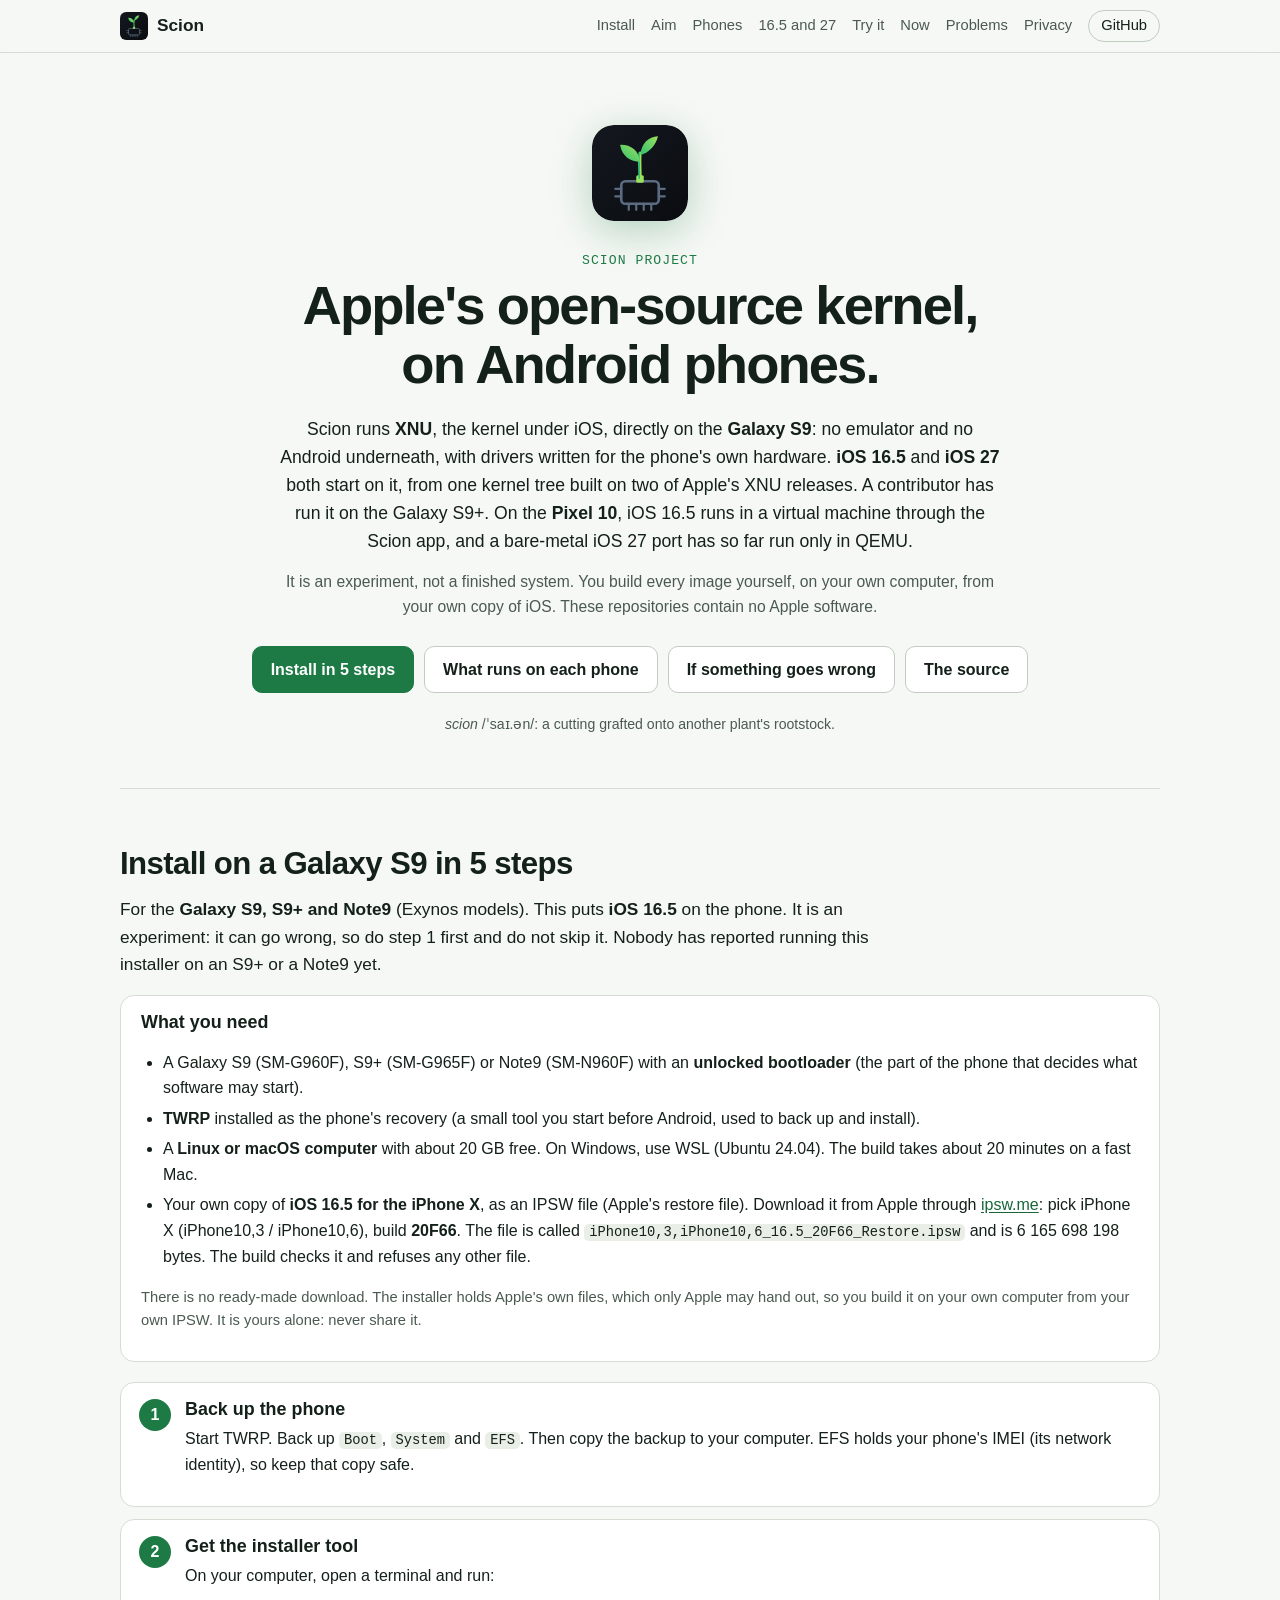
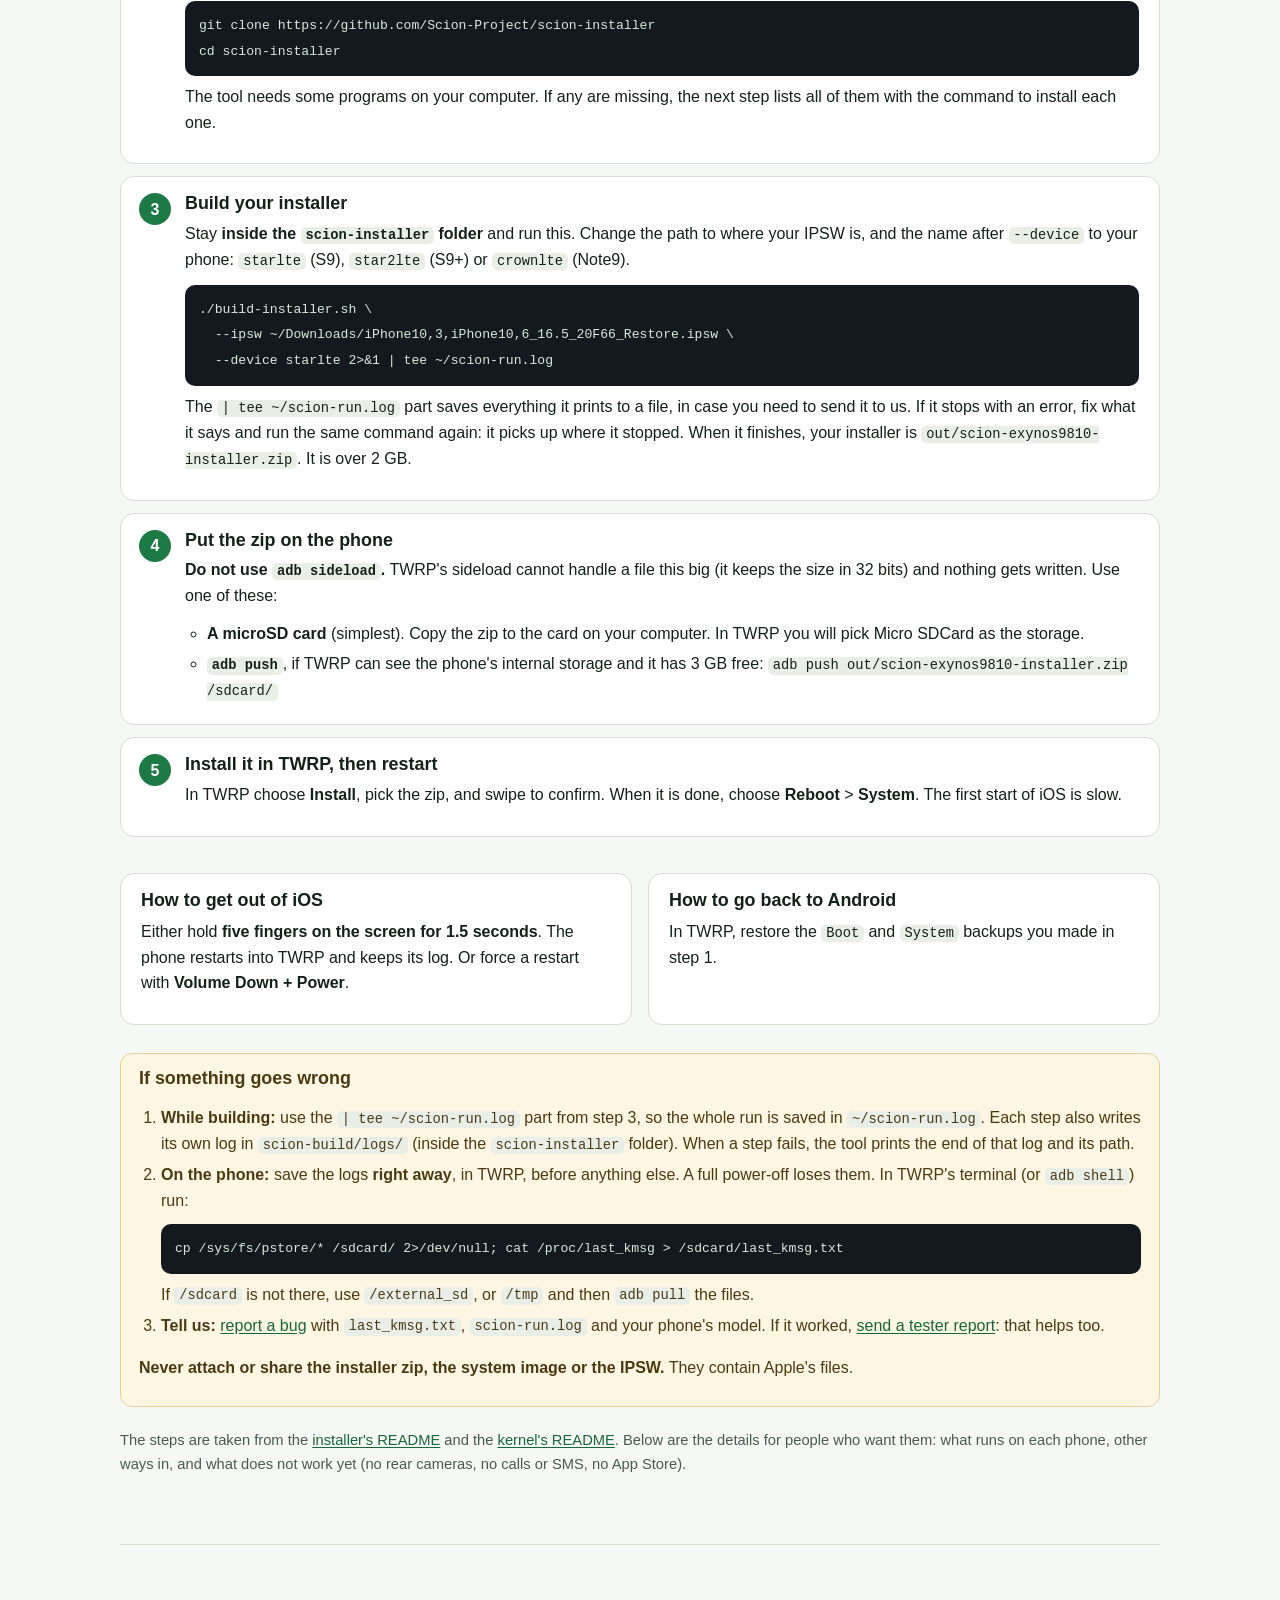
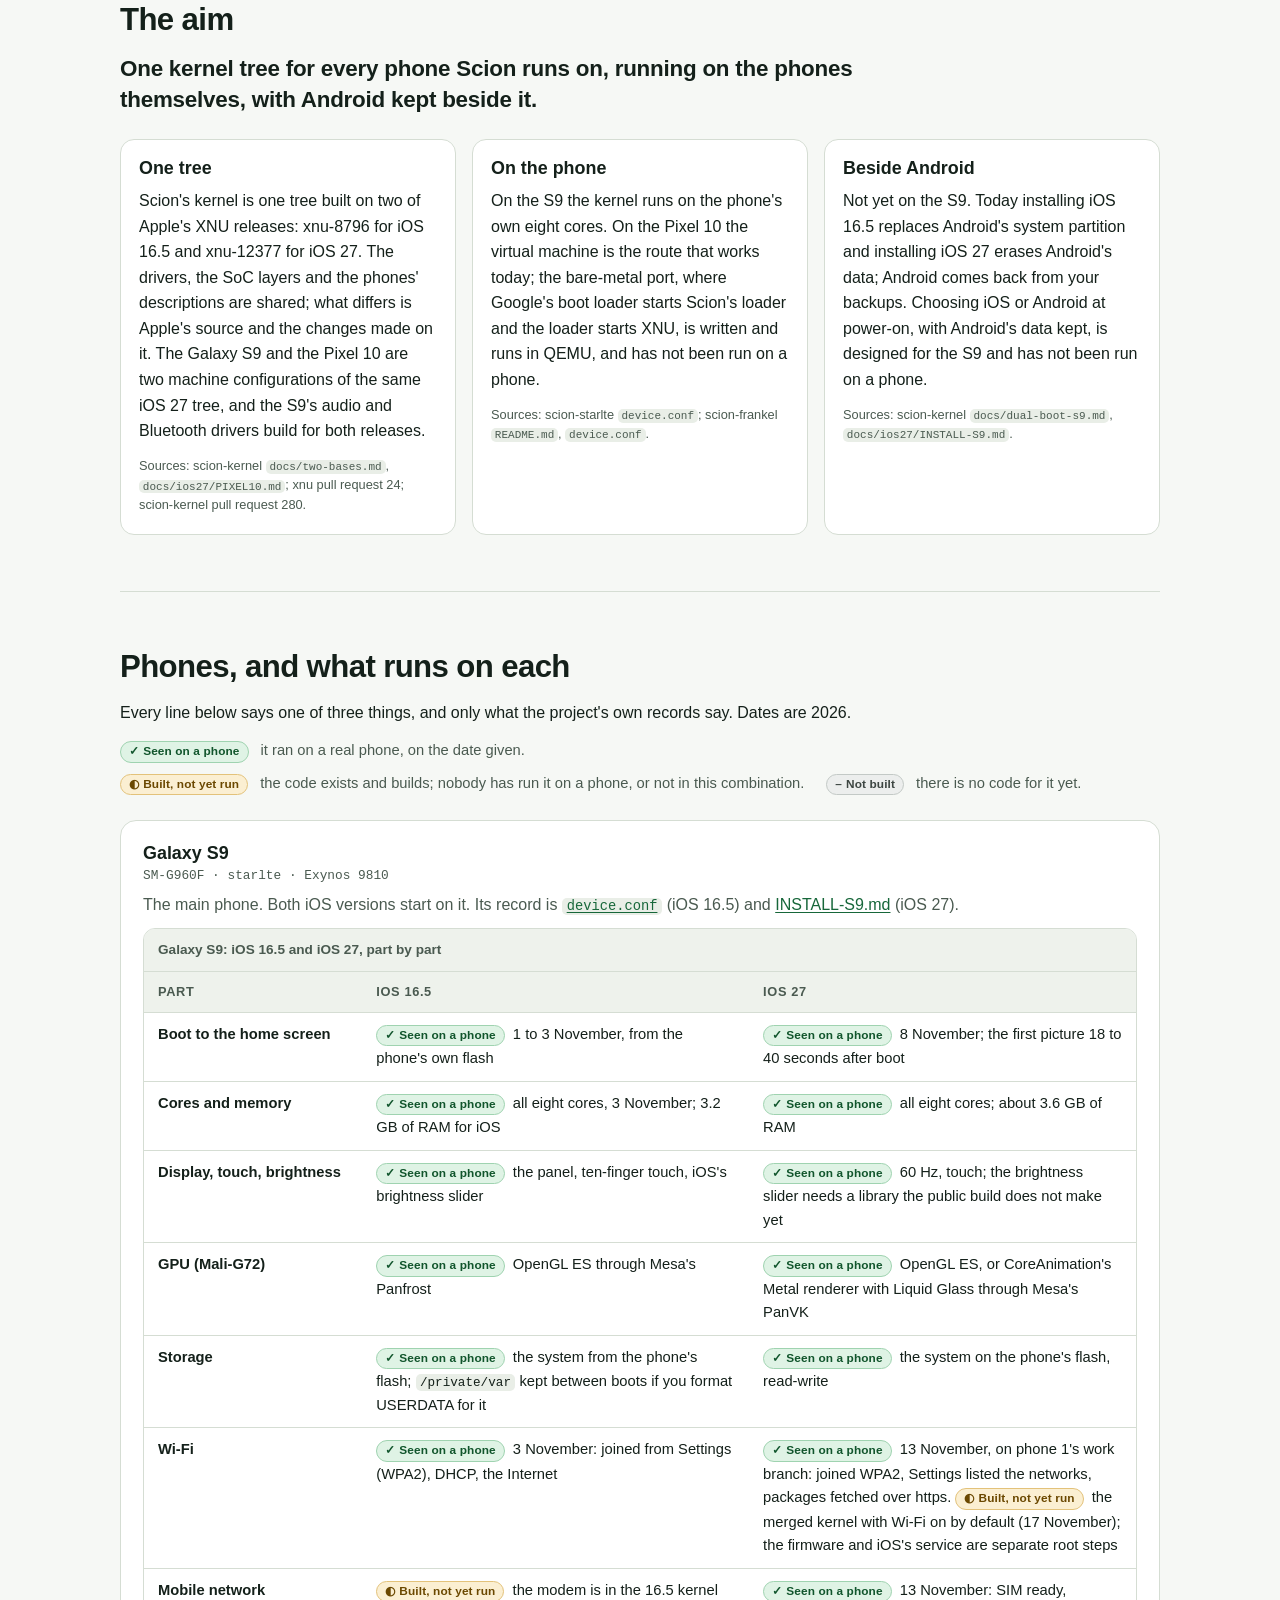
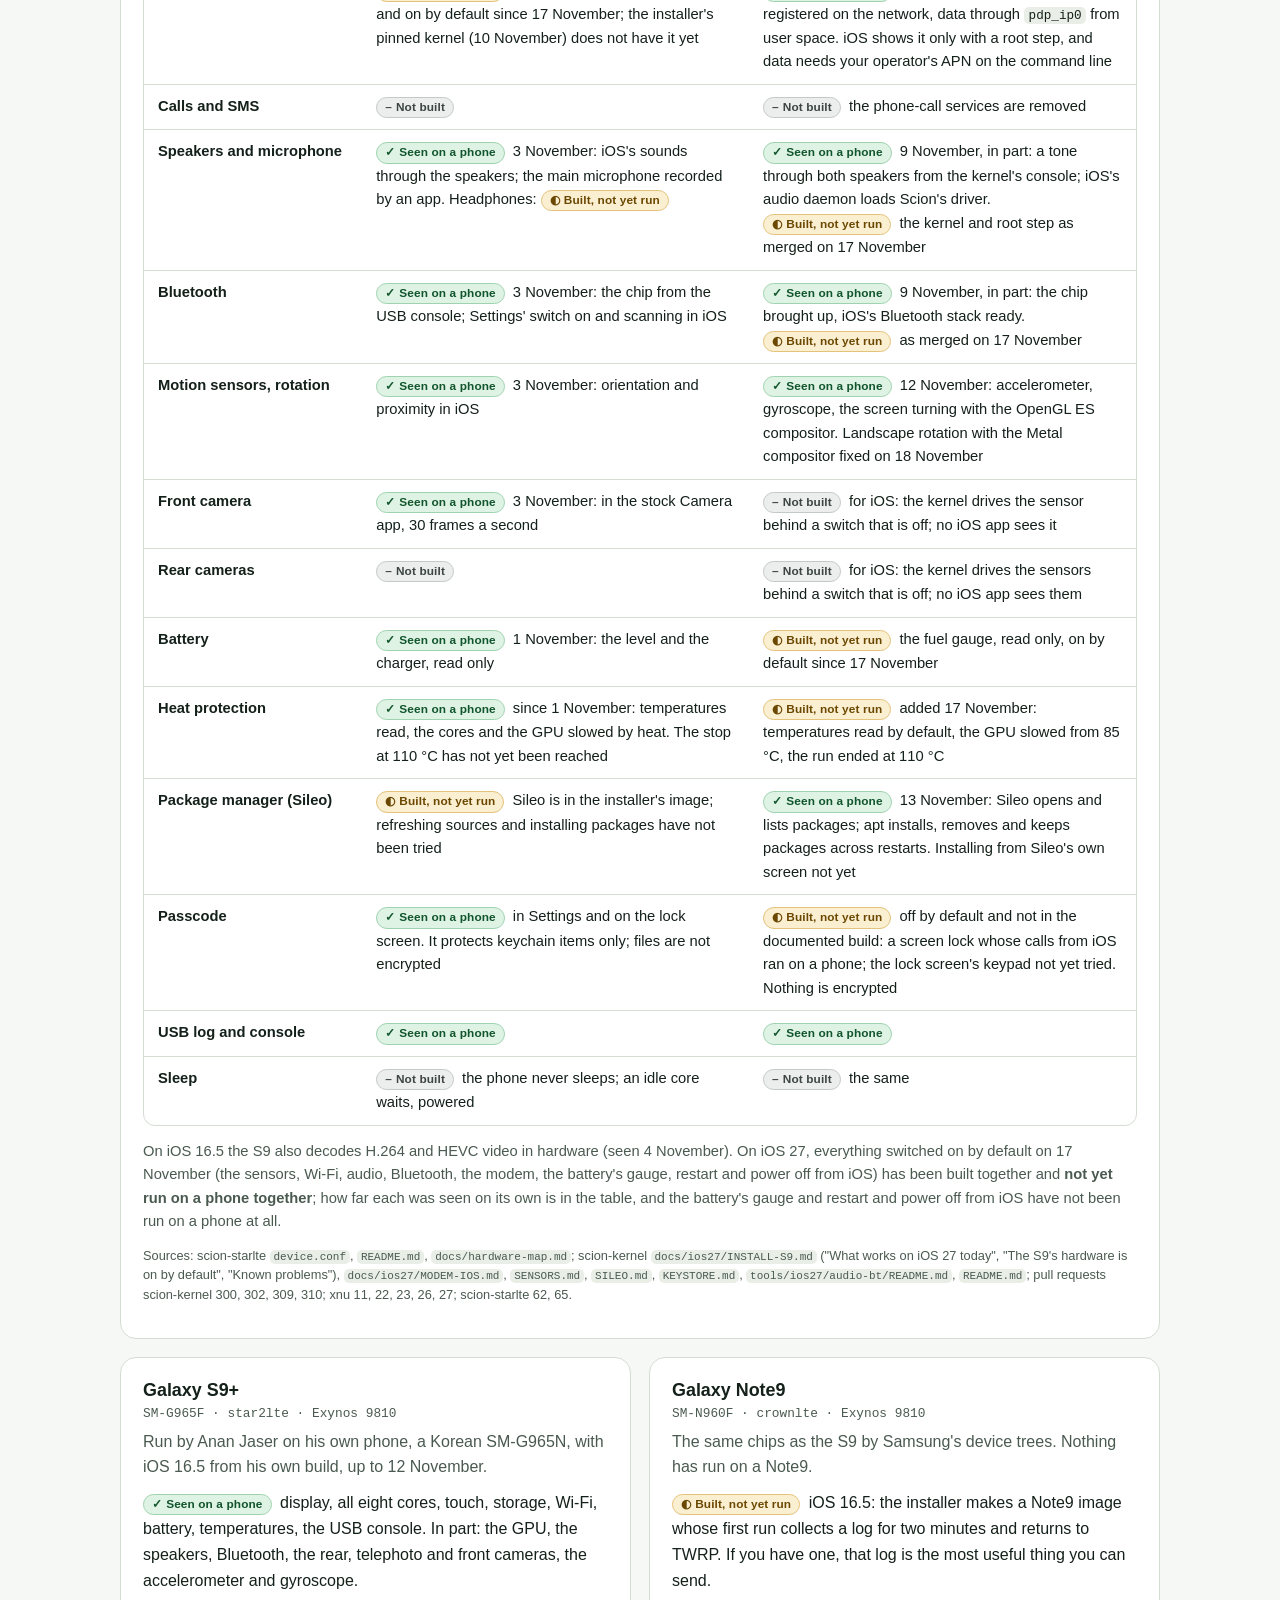
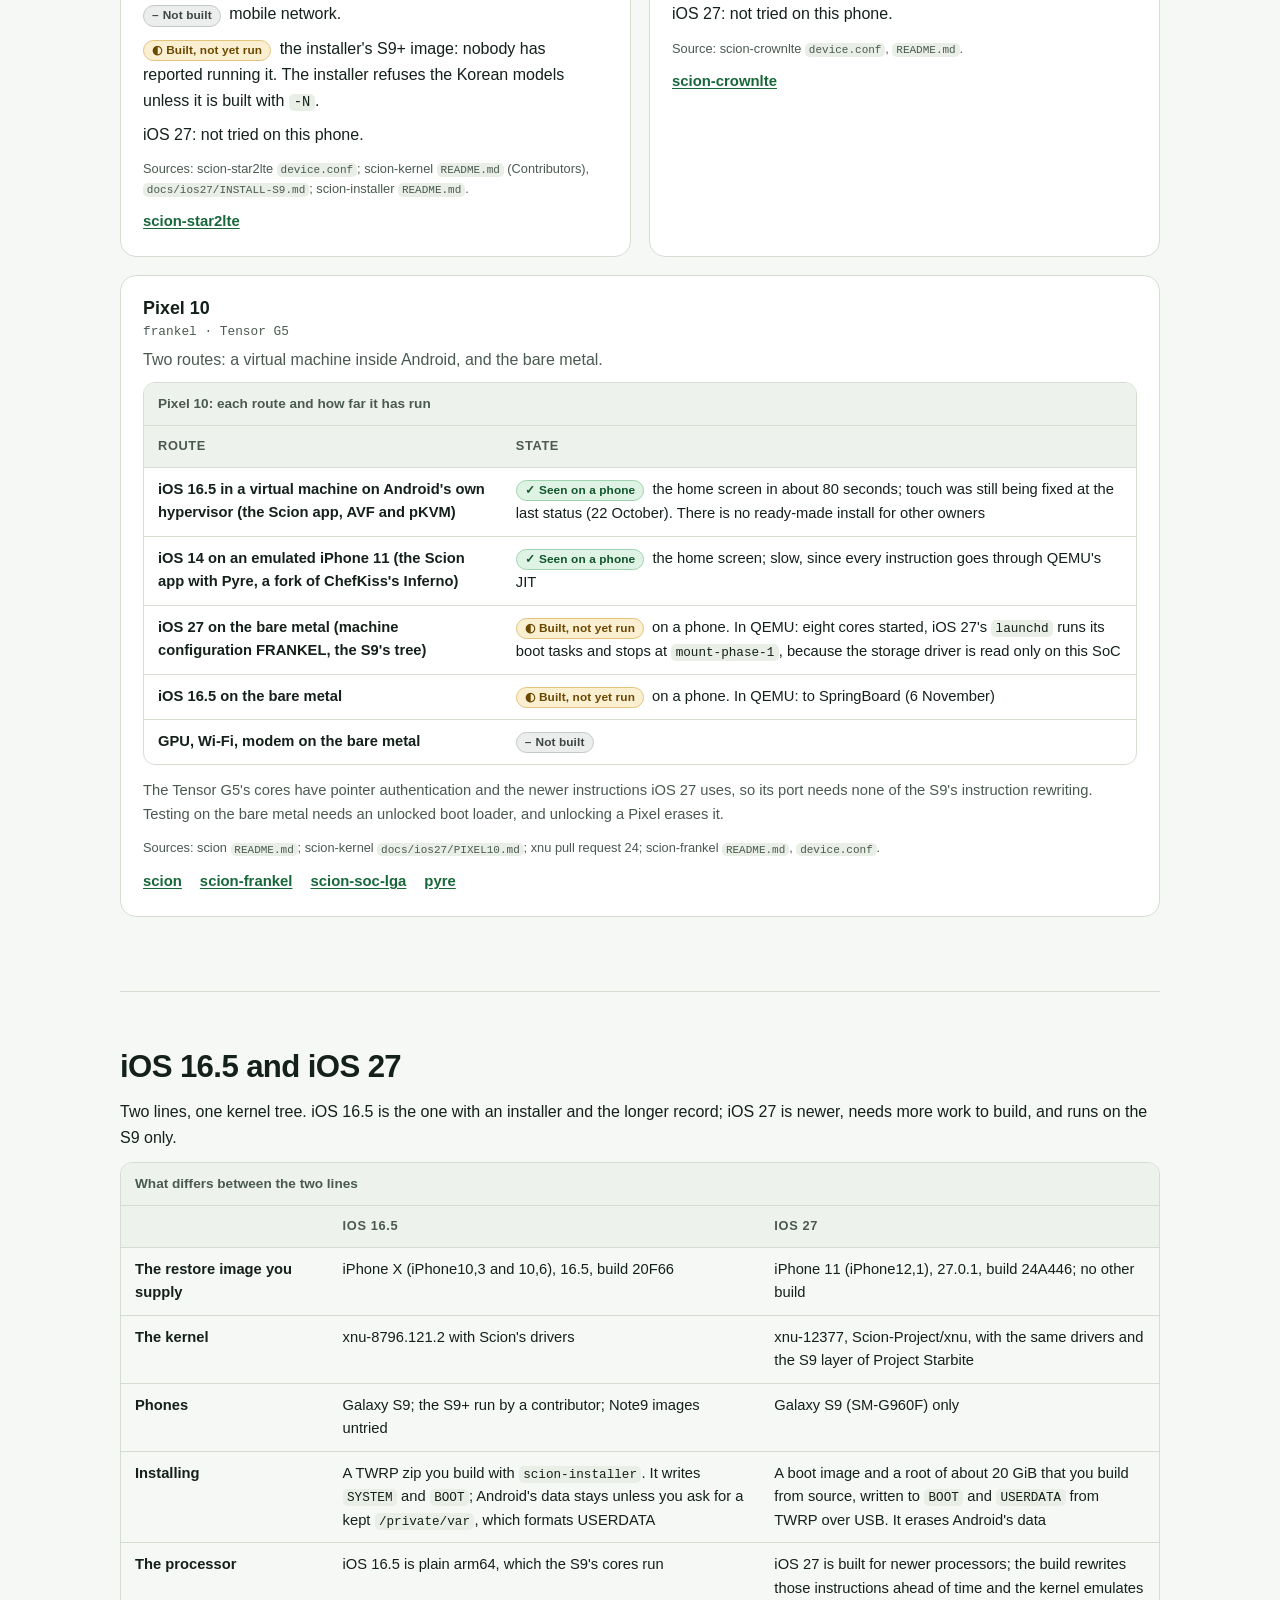
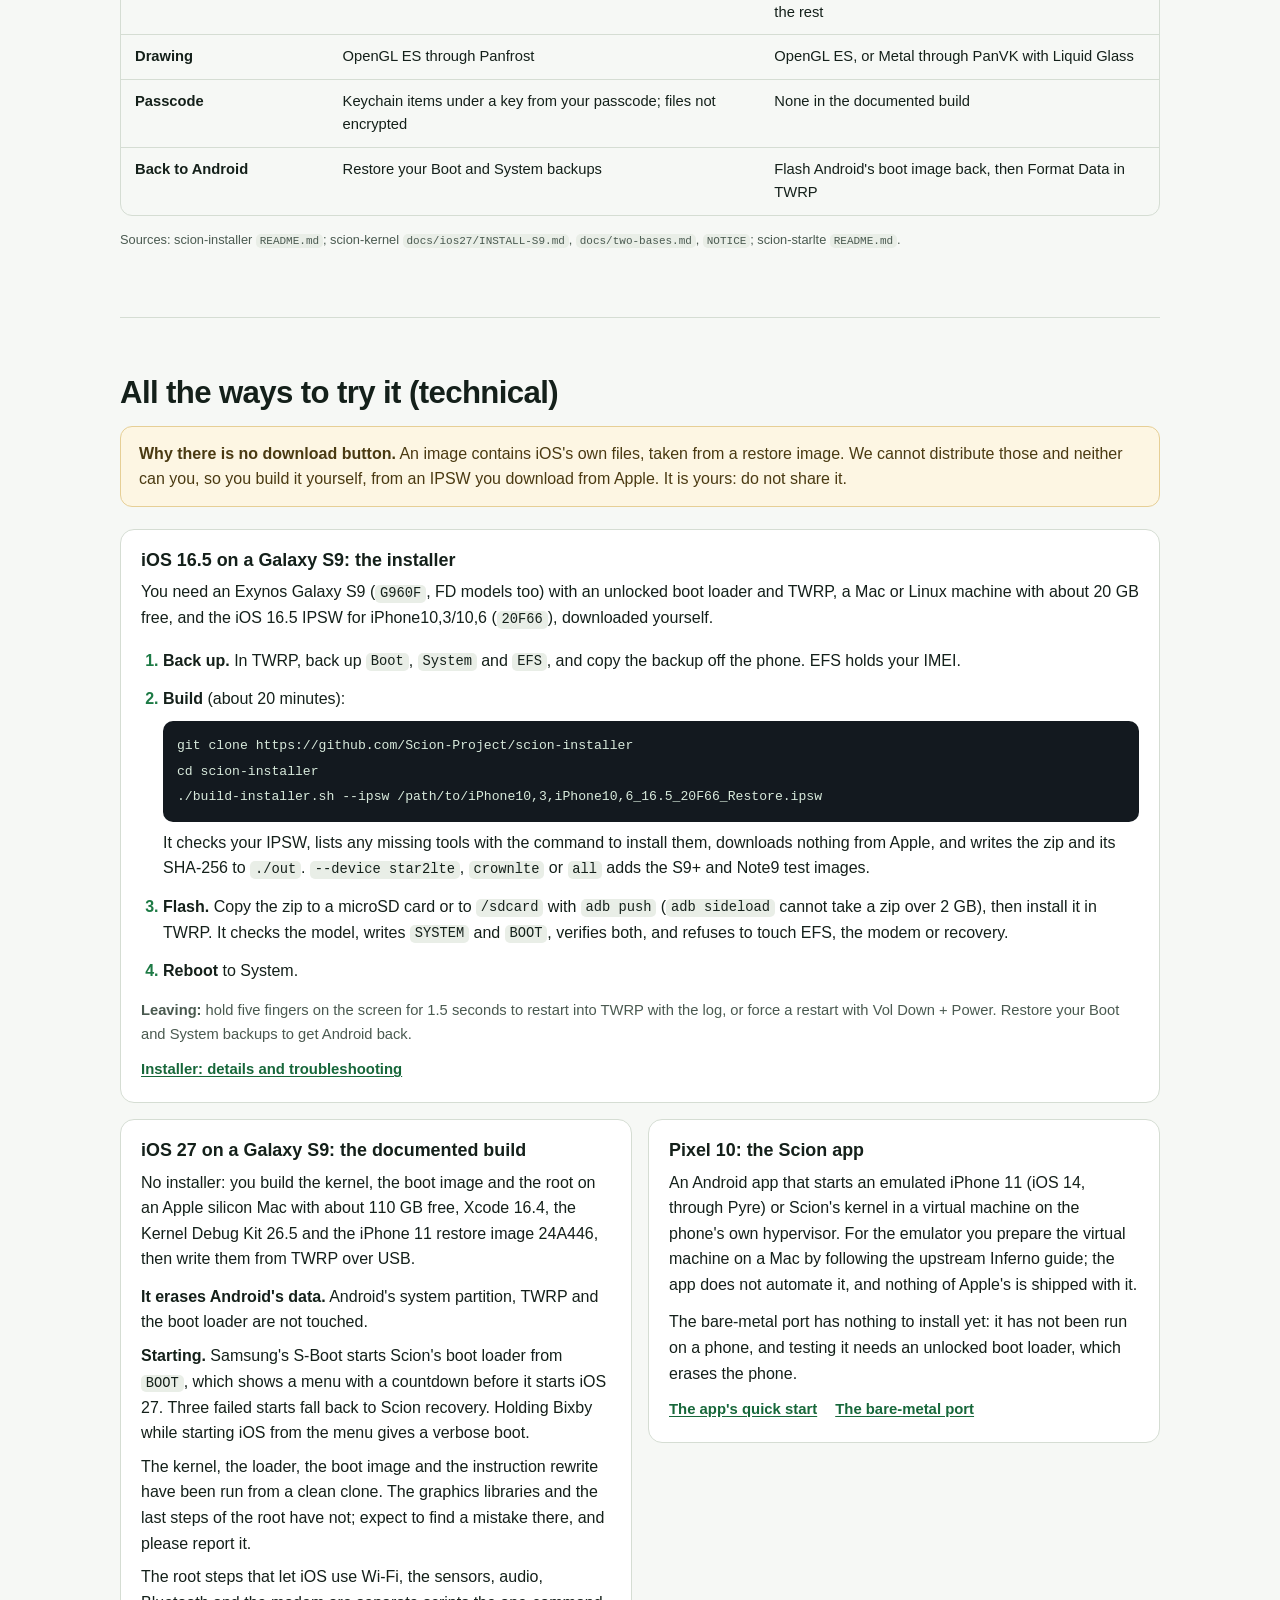
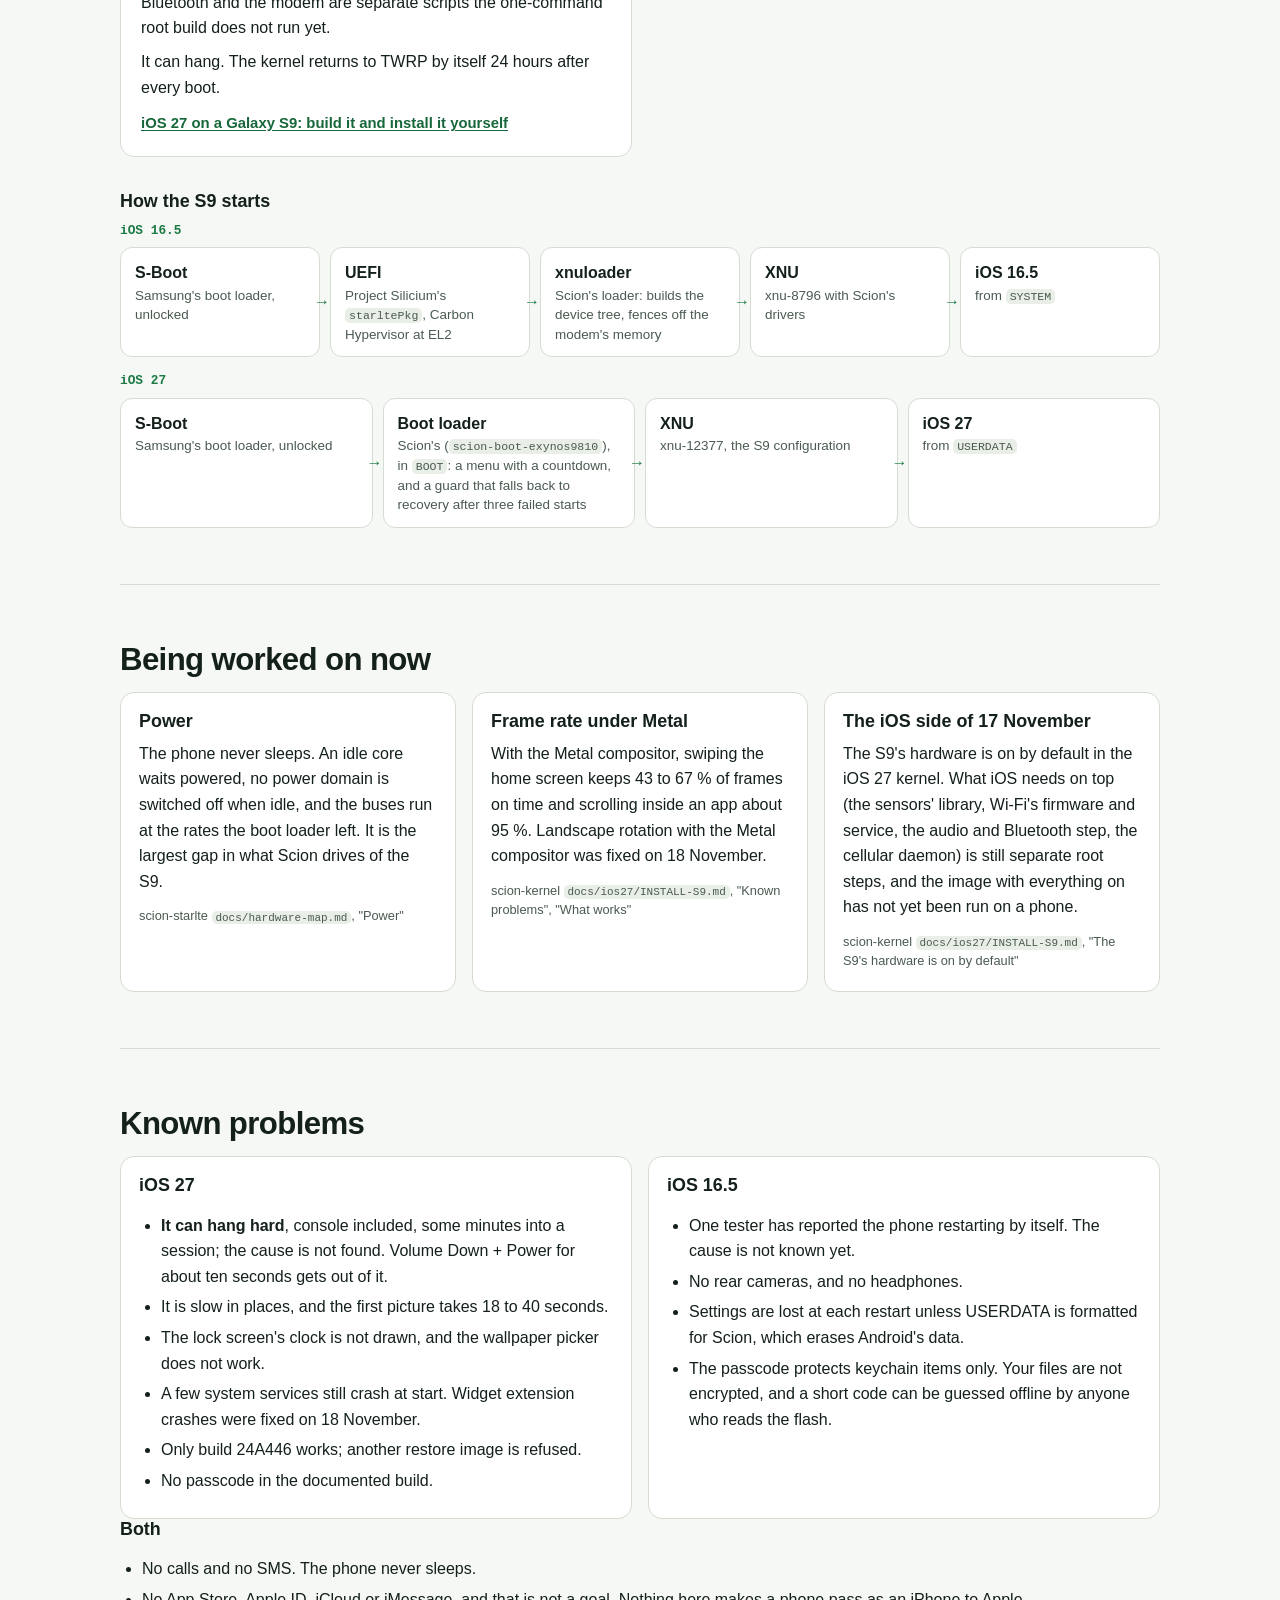
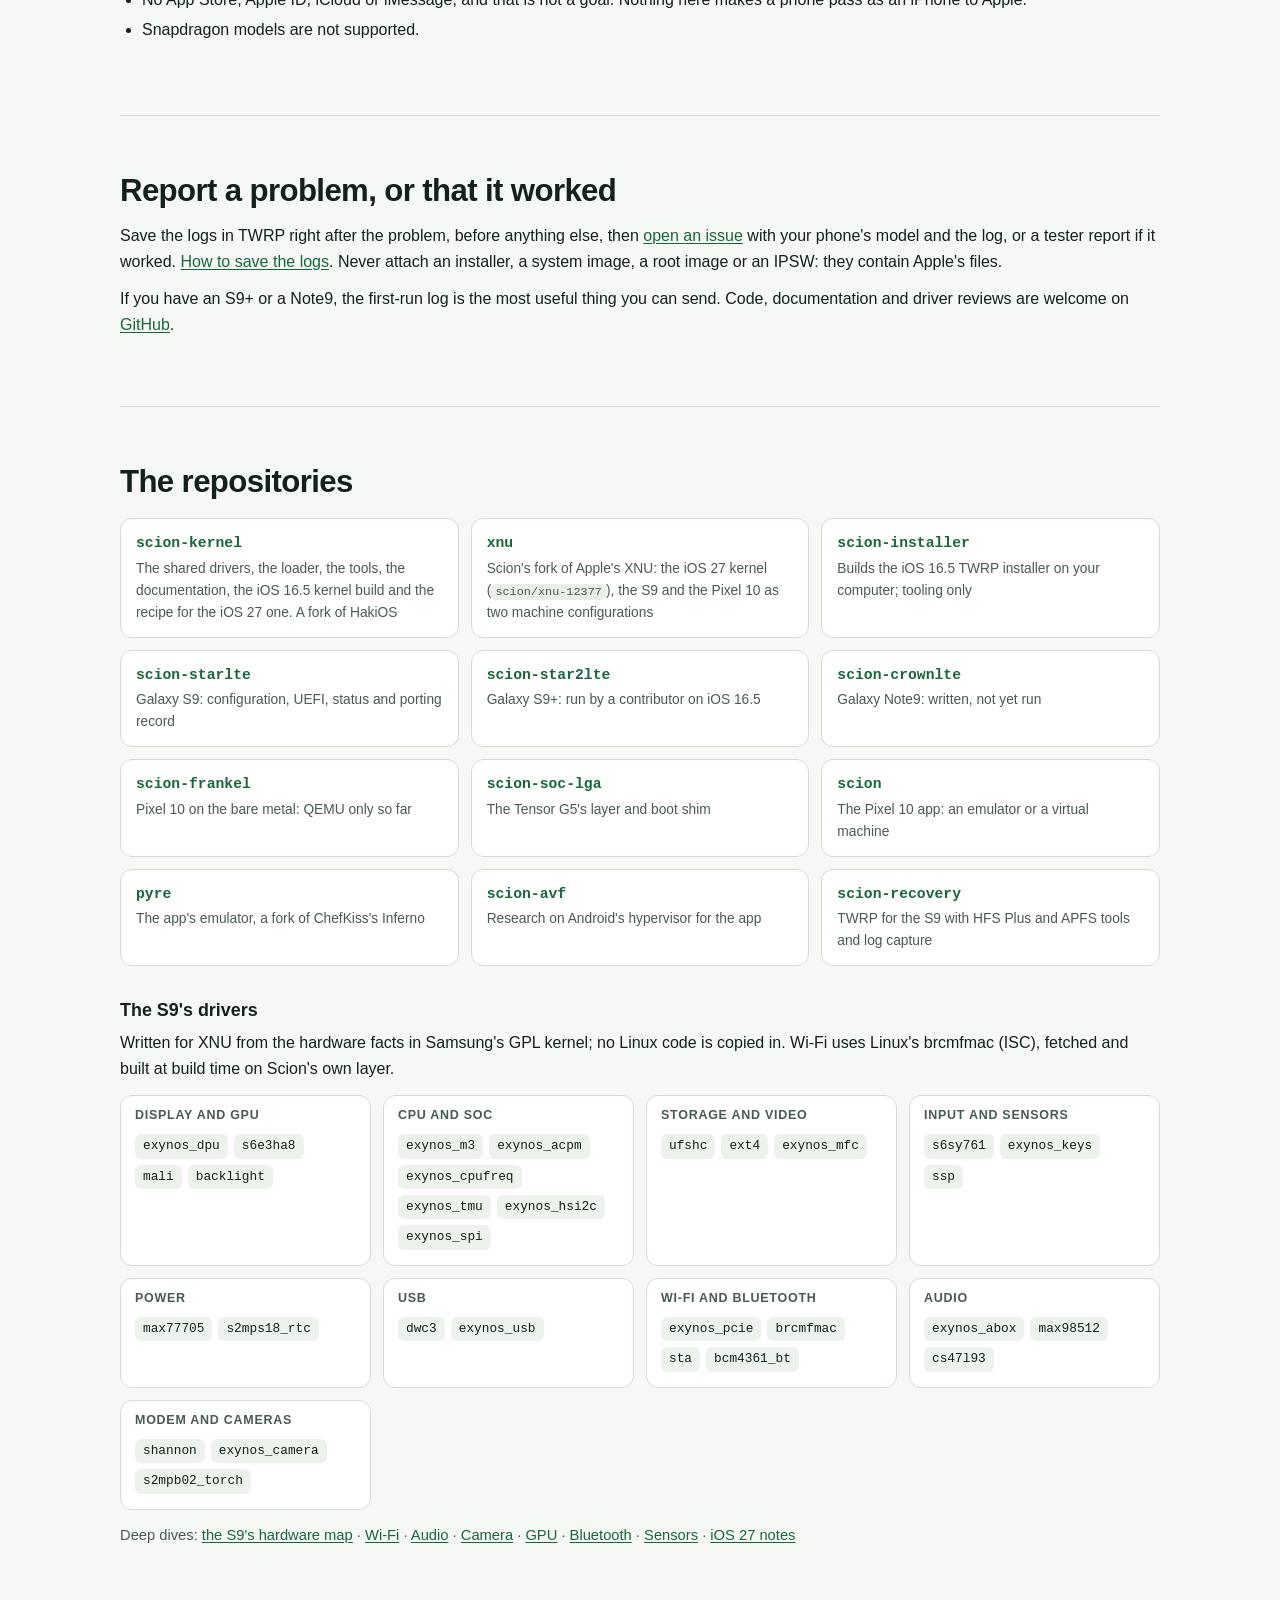
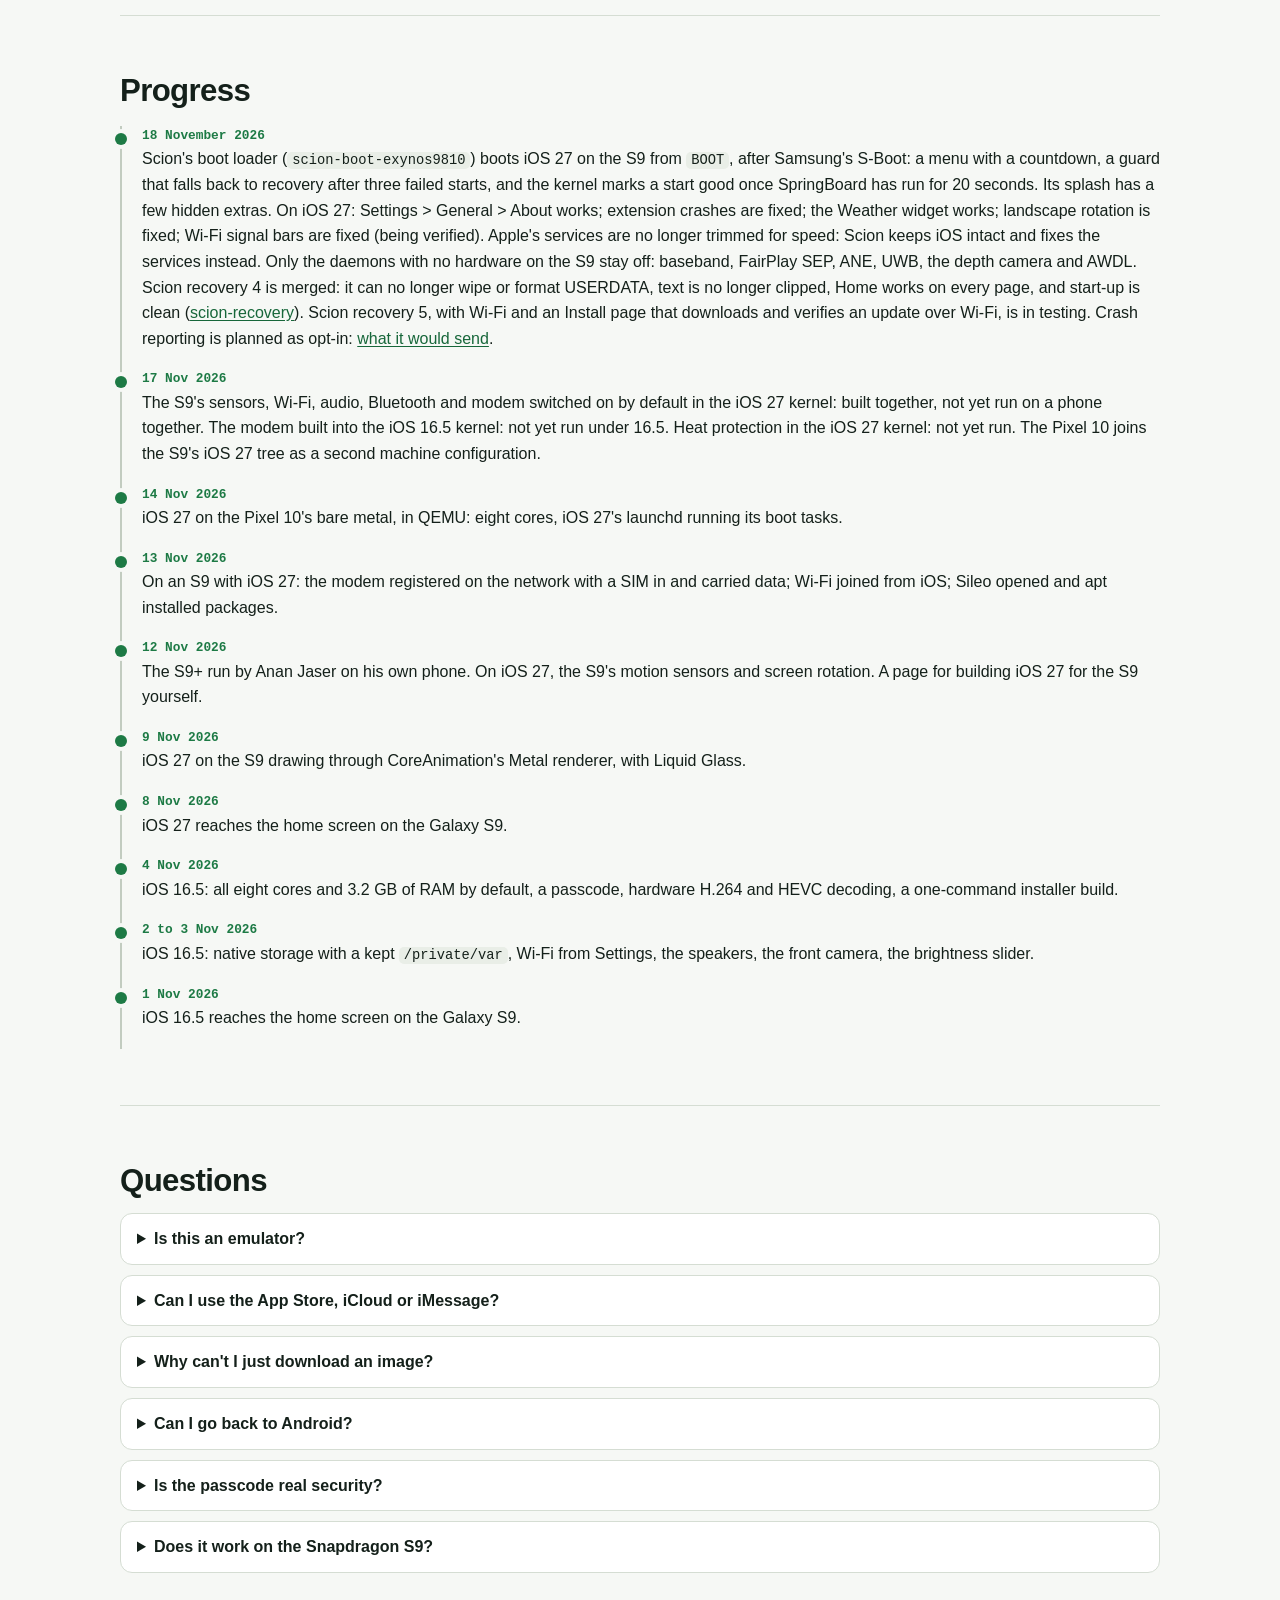
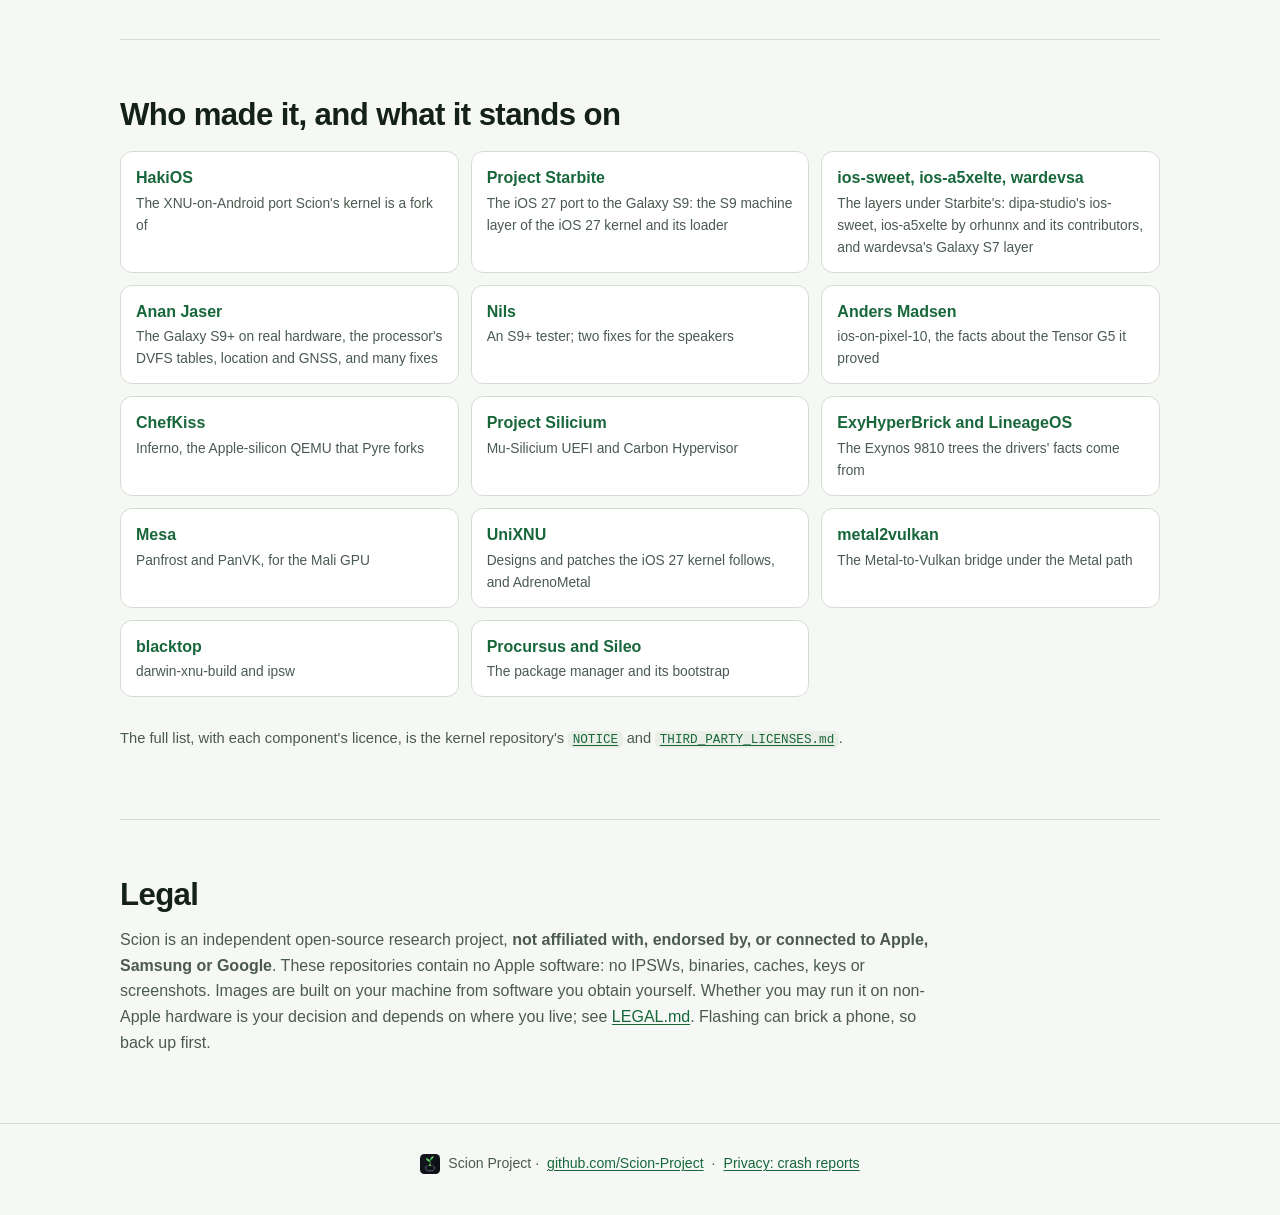
<file: index.html>
<!doctype html>
<!-- SPDX-License-Identifier: MIT-0 -->
<html lang="en">
<head>
<meta charset="utf-8">
<meta name="viewport" content="width=device-width,initial-scale=1">
<title>Scion: Apple's open-source XNU kernel on Android phones</title>
<meta name="description" content="Scion runs Apple's open-source XNU kernel on Android phones, with drivers of its own. iOS 16.5 and iOS 27 start on the Galaxy S9 from one kernel tree; the Pixel 10 runs iOS 16.5 in a virtual machine. Every image is built on your own machine from your own copy of iOS.">
<meta name="color-scheme" content="light dark">
<meta property="og:title" content="Scion Project">
<meta property="og:description" content="Apple's open-source XNU kernel on Android phones: iOS 16.5 and iOS 27 on the Galaxy S9, our own drivers, nothing of Apple's in the repositories.">
<meta property="og:image" content="https://scion-project.github.io/banner.png">
<meta property="og:image:width" content="1600">
<meta property="og:image:height" content="900">
<meta property="og:image:alt" content="Scion: Apple's open-source XNU kernel on Android phones. iOS 16.5 and iOS 27 on the Galaxy S9.">
<meta name="twitter:card" content="summary_large_image">
<meta name="twitter:image" content="https://scion-project.github.io/banner.png">
<meta name="theme-color" content="#f6f8f5" media="(prefers-color-scheme: light)">
<meta name="theme-color" content="#0b0e12" media="(prefers-color-scheme: dark)">
<link rel="icon" href="logo.svg" type="image/svg+xml">
<link rel="stylesheet" href="style.css">
</head>
<body>

<a class="skip" href="#main">Skip to the content</a>

<header class="top">
  <div class="top-in">
    <a class="brand" href="#main"><img src="logo.svg" alt="" width="28" height="28"><span>Scion</span></a>
    <nav aria-label="Sections">
      <a href="#install">Install</a>
      <a href="#aim">Aim</a>
      <a href="#phones">Phones</a>
      <a href="#versions">16.5 and 27</a>
      <a href="#try">Try it</a>
      <a href="#now">Now</a>
      <a href="#problems">Problems</a>
      <a href="privacy.html">Privacy</a>
      <a class="gh" href="https://github.com/Scion-Project">GitHub</a>
    </nav>
  </div>
</header>

<main id="main">

<section class="hero" aria-labelledby="hero-title">
  <img class="hero-logo" src="logo.svg" alt="The Scion logo: a two-leaved shoot grafted onto a chip" width="96" height="96">
  <p class="eyebrow">Scion Project</p>
  <h1 id="hero-title">Apple's open-source kernel, <br>on Android phones.</h1>
  <p class="lede">Scion runs <b>XNU</b>, the kernel under iOS, directly on the <b>Galaxy S9</b>: no emulator and no Android underneath, with drivers written for the phone's own hardware. <b>iOS 16.5</b> and <b>iOS 27</b> both start on it, from one kernel tree built on two of Apple's XNU releases. A contributor has run it on the Galaxy S9+. On the <b>Pixel 10</b>, iOS 16.5 runs in a virtual machine through the Scion app, and a bare-metal iOS 27 port has so far run only in QEMU.</p>
  <p class="lede small">It is an experiment, not a finished system. You build every image yourself, on your own computer, from your own copy of iOS. These repositories contain no Apple software.</p>
  <div class="cta">
    <a class="btn primary" href="#install">Install in 5 steps</a>
    <a class="btn" href="#phones">What runs on each phone</a>
    <a class="btn" href="#help">If something goes wrong</a>
    <a class="btn" href="https://github.com/Scion-Project/scion-kernel">The source</a>
  </div>
  <p class="etym"><i>scion</i> /ˈsaɪ.ən/: a cutting grafted onto another plant's rootstock.</p>
</section>

<section id="install" class="start" aria-labelledby="install-title">
  <h2 id="install-title">Install on a Galaxy S9 in 5 steps</h2>
  <p class="lead-in">For the <b>Galaxy S9, S9+ and Note9</b> (Exynos models). This puts <b>iOS 16.5</b> on the phone. It is an experiment: it can go wrong, so do step 1 first and do not skip it. Nobody has reported running this installer on an S9+ or a Note9 yet.</p>

  <div class="need">
    <h3>What you need</h3>
    <ul>
      <li>A Galaxy S9 (SM-G960F), S9+ (SM-G965F) or Note9 (SM-N960F) with an <b>unlocked bootloader</b> (the part of the phone that decides what software may start).</li>
      <li><b>TWRP</b> installed as the phone's recovery (a small tool you start before Android, used to back up and install).</li>
      <li>A <b>Linux or macOS computer</b> with about 20 GB free. On Windows, use WSL (Ubuntu 24.04). The build takes about 20 minutes on a fast Mac.</li>
      <li>Your own copy of <b>iOS 16.5 for the iPhone X</b>, as an IPSW file (Apple's restore file). Download it from Apple through <a href="https://ipsw.me/iPhone10,3">ipsw.me</a>: pick iPhone X (iPhone10,3 / iPhone10,6), build <b>20F66</b>. The file is called <code>iPhone10,3,iPhone10,6_16.5_20F66_Restore.ipsw</code> and is 6 165 698 198 bytes. The build checks it and refuses any other file.</li>
    </ul>
    <p class="note">There is no ready-made download. The installer holds Apple's own files, which only Apple may hand out, so you build it on your own computer from your own IPSW. It is yours alone: never share it.</p>
  </div>

  <ol class="five">
    <li>
      <h3>Back up the phone</h3>
      <p>Start TWRP. Back up <code>Boot</code>, <code>System</code> and <code>EFS</code>. Then copy the backup to your computer. EFS holds your phone's IMEI (its network identity), so keep that copy safe.</p>
    </li>
    <li>
      <h3>Get the installer tool</h3>
      <p>On your computer, open a terminal and run:</p>
<pre><code>git clone https://github.com/Scion-Project/scion-installer
cd scion-installer</code></pre>
      <p>The tool needs some programs on your computer. If any are missing, the next step lists all of them with the command to install each one.</p>
    </li>
    <li>
      <h3>Build your installer</h3>
      <p>Stay <b>inside the <code>scion-installer</code> folder</b> and run this. Change the path to where your IPSW is, and the name after <code>--device</code> to your phone: <code>starlte</code> (S9), <code>star2lte</code> (S9+) or <code>crownlte</code> (Note9).</p>
<pre><code>./build-installer.sh \
  --ipsw ~/Downloads/iPhone10,3,iPhone10,6_16.5_20F66_Restore.ipsw \
  --device starlte 2&gt;&amp;1 | tee ~/scion-run.log</code></pre>
      <p>The <code>| tee ~/scion-run.log</code> part saves everything it prints to a file, in case you need to send it to us. If it stops with an error, fix what it says and run the same command again: it picks up where it stopped. When it finishes, your installer is <code>out/scion-exynos9810-installer.zip</code>. It is over 2 GB.</p>
    </li>
    <li>
      <h3>Put the zip on the phone</h3>
      <p><b>Do not use <code>adb sideload</code>.</b> TWRP's sideload cannot handle a file this big (it keeps the size in 32 bits) and nothing gets written. Use one of these:</p>
      <ul>
        <li><b>A microSD card</b> (simplest). Copy the zip to the card on your computer. In TWRP you will pick Micro SDCard as the storage.</li>
        <li><b><code>adb push</code></b>, if TWRP can see the phone's internal storage and it has 3 GB free: <code>adb push out/scion-exynos9810-installer.zip /sdcard/</code></li>
      </ul>
    </li>
    <li>
      <h3>Install it in TWRP, then restart</h3>
      <p>In TWRP choose <b>Install</b>, pick the zip, and swipe to confirm. When it is done, choose <b>Reboot</b> &gt; <b>System</b>. The first start of iOS is slow.</p>
    </li>
  </ol>

  <div class="two">
    <div class="box">
      <h3>How to get out of iOS</h3>
      <p>Either hold <b>five fingers on the screen for 1.5 seconds</b>. The phone restarts into TWRP and keeps its log. Or force a restart with <b>Volume Down + Power</b>.</p>
    </div>
    <div class="box">
      <h3>How to go back to Android</h3>
      <p>In TWRP, restore the <code>Boot</code> and <code>System</code> backups you made in step 1.</p>
    </div>
  </div>

  <div class="callout help" id="help">
    <h3>If something goes wrong</h3>
    <ol>
      <li><b>While building:</b> use the <code>| tee ~/scion-run.log</code> part from step 3, so the whole run is saved in <code>~/scion-run.log</code>. Each step also writes its own log in <code>scion-build/logs/</code> (inside the <code>scion-installer</code> folder). When a step fails, the tool prints the end of that log and its path.</li>
      <li><b>On the phone:</b> save the logs <b>right away</b>, in TWRP, before anything else. A full power-off loses them. In TWRP's terminal (or <code>adb shell</code>) run:
<pre><code>cp /sys/fs/pstore/* /sdcard/ 2&gt;/dev/null; cat /proc/last_kmsg &gt; /sdcard/last_kmsg.txt</code></pre>
      If <code>/sdcard</code> is not there, use <code>/external_sd</code>, or <code>/tmp</code> and then <code>adb pull</code> the files.</li>
      <li><b>Tell us:</b> <a href="https://github.com/Scion-Project/scion-kernel/issues/new?template=bug.yml">report a bug</a> with <code>last_kmsg.txt</code>, <code>scion-run.log</code> and your phone's model. If it worked, <a href="https://github.com/Scion-Project/scion-kernel/issues/new?template=tester-report.yml">send a tester report</a>: that helps too.</li>
    </ol>
    <p><b>Never attach or share the installer zip, the system image or the IPSW.</b> They contain Apple's files.</p>
  </div>

  <p class="note">The steps are taken from the <a href="https://github.com/Scion-Project/scion-installer#readme">installer's README</a> and the <a href="https://github.com/Scion-Project/scion-kernel#readme">kernel's README</a>. Below are the details for people who want them: what runs on each phone, other ways in, and what does not work yet (no rear cameras, no calls or SMS, no App Store).</p>
</section>

<section id="aim" aria-labelledby="aim-title">
  <h2 id="aim-title">The aim</h2>
  <p class="big">One kernel tree for every phone Scion runs on, running on the phones themselves, with Android kept beside it.</p>
  <div class="cols">
    <div>
      <h3>One tree</h3>
      <p>Scion's kernel is one tree built on two of Apple's XNU releases: xnu-8796 for iOS 16.5 and xnu-12377 for iOS 27. The drivers, the SoC layers and the phones' descriptions are shared; what differs is Apple's source and the changes made on it. The Galaxy S9 and the Pixel 10 are two machine configurations of the same iOS 27 tree, and the S9's audio and Bluetooth drivers build for both releases.</p>
      <p class="src">Sources: scion-kernel <code>docs/two-bases.md</code>, <code>docs/ios27/PIXEL10.md</code>; xnu pull request 24; scion-kernel pull request 280.</p>
    </div>
    <div>
      <h3>On the phone</h3>
      <p>On the S9 the kernel runs on the phone's own eight cores. On the Pixel 10 the virtual machine is the route that works today; the bare-metal port, where Google's boot loader starts Scion's loader and the loader starts XNU, is written and runs in QEMU, and has not been run on a phone.</p>
      <p class="src">Sources: scion-starlte <code>device.conf</code>; scion-frankel <code>README.md</code>, <code>device.conf</code>.</p>
    </div>
    <div>
      <h3>Beside Android</h3>
      <p>Not yet on the S9. Today installing iOS 16.5 replaces Android's system partition and installing iOS 27 erases Android's data; Android comes back from your backups. Choosing iOS or Android at power-on, with Android's data kept, is designed for the S9 and has not been run on a phone.</p>
      <p class="src">Sources: scion-kernel <code>docs/dual-boot-s9.md</code>, <code>docs/ios27/INSTALL-S9.md</code>.</p>
    </div>
  </div>
</section>

<section id="phones" aria-labelledby="phones-title">
  <h2 id="phones-title">Phones, and what runs on each</h2>
  <p>Every line below says one of three things, and only what the project's own records say. Dates are 2026.</p>
  <ul class="legend" aria-label="What the states mean">
    <li><span class="st seen">Seen on a phone</span> it ran on a real phone, on the date given.</li>
    <li><span class="st built">Built, not yet run</span> the code exists and builds; nobody has run it on a phone, or not in this combination.</li>
    <li><span class="st none">Not built</span> there is no code for it yet.</li>
  </ul>

  <article class="phone" aria-labelledby="s9-title">
    <header class="phone-head">
      <h3 id="s9-title">Galaxy S9 <small>SM-G960F · starlte · Exynos 9810</small></h3>
      <p>The main phone. Both iOS versions start on it. Its record is <a href="https://github.com/Scion-Project/scion-starlte/blob/main/device.conf"><code>device.conf</code></a> (iOS 16.5) and <a href="https://github.com/Scion-Project/scion-kernel/blob/main/docs/ios27/INSTALL-S9.md">INSTALL-S9.md</a> (iOS 27).</p>
    </header>
    <div class="table-wrap" role="region" aria-labelledby="s9-cap" tabindex="0">
    <table class="status">
      <caption id="s9-cap">Galaxy S9: iOS 16.5 and iOS 27, part by part</caption>
      <thead><tr><th scope="col">Part</th><th scope="col">iOS 16.5</th><th scope="col">iOS 27</th></tr></thead>
      <tbody>
        <tr><th scope="row">Boot to the home screen</th>
          <td><span class="st seen">Seen on a phone</span> 1 to 3 November, from the phone's own flash</td>
          <td><span class="st seen">Seen on a phone</span> 8 November; the first picture 18 to 40 seconds after boot</td></tr>
        <tr><th scope="row">Cores and memory</th>
          <td><span class="st seen">Seen on a phone</span> all eight cores, 3 November; 3.2 GB of RAM for iOS</td>
          <td><span class="st seen">Seen on a phone</span> all eight cores; about 3.6 GB of RAM</td></tr>
        <tr><th scope="row">Display, touch, brightness</th>
          <td><span class="st seen">Seen on a phone</span> the panel, ten-finger touch, iOS's brightness slider</td>
          <td><span class="st seen">Seen on a phone</span> 60 Hz, touch; the brightness slider needs a library the public build does not make yet</td></tr>
        <tr><th scope="row">GPU (Mali-G72)</th>
          <td><span class="st seen">Seen on a phone</span> OpenGL ES through Mesa's Panfrost</td>
          <td><span class="st seen">Seen on a phone</span> OpenGL ES, or CoreAnimation's Metal renderer with Liquid Glass through Mesa's PanVK</td></tr>
        <tr><th scope="row">Storage</th>
          <td><span class="st seen">Seen on a phone</span> the system from the phone's flash; <code>/private/var</code> kept between boots if you format USERDATA for it</td>
          <td><span class="st seen">Seen on a phone</span> the system on the phone's flash, read-write</td></tr>
        <tr><th scope="row">Wi-Fi</th>
          <td><span class="st seen">Seen on a phone</span> 3 November: joined from Settings (WPA2), DHCP, the Internet</td>
          <td><span class="st seen">Seen on a phone</span> 13 November, on phone 1's work branch: joined WPA2, Settings listed the networks, packages fetched over https. <span class="st built">Built, not yet run</span> the merged kernel with Wi-Fi on by default (17 November); the firmware and iOS's service are separate root steps</td></tr>
        <tr><th scope="row">Mobile network</th>
          <td><span class="st built">Built, not yet run</span> the modem is in the 16.5 kernel and on by default since 17 November; the installer's pinned kernel (10 November) does not have it yet</td>
          <td><span class="st seen">Seen on a phone</span> 13 November: SIM ready, registered on the network, data through <code>pdp_ip0</code> from user space. iOS shows it only with a root step, and data needs your operator's APN on the command line</td></tr>
        <tr><th scope="row">Calls and SMS</th>
          <td><span class="st none">Not built</span></td>
          <td><span class="st none">Not built</span> the phone-call services are removed</td></tr>
        <tr><th scope="row">Speakers and microphone</th>
          <td><span class="st seen">Seen on a phone</span> 3 November: iOS's sounds through the speakers; the main microphone recorded by an app. Headphones: <span class="st built">Built, not yet run</span></td>
          <td><span class="st seen">Seen on a phone</span> 9 November, in part: a tone through both speakers from the kernel's console; iOS's audio daemon loads Scion's driver. <span class="st built">Built, not yet run</span> the kernel and root step as merged on 17 November</td></tr>
        <tr><th scope="row">Bluetooth</th>
          <td><span class="st seen">Seen on a phone</span> 3 November: the chip from the USB console; Settings' switch on and scanning in iOS</td>
          <td><span class="st seen">Seen on a phone</span> 9 November, in part: the chip brought up, iOS's Bluetooth stack ready. <span class="st built">Built, not yet run</span> as merged on 17 November</td></tr>
        <tr><th scope="row">Motion sensors, rotation</th>
          <td><span class="st seen">Seen on a phone</span> 3 November: orientation and proximity in iOS</td>
          <td><span class="st seen">Seen on a phone</span> 12 November: accelerometer, gyroscope, the screen turning with the OpenGL ES compositor. Landscape rotation with the Metal compositor fixed on 18 November</td></tr>
        <tr><th scope="row">Front camera</th>
          <td><span class="st seen">Seen on a phone</span> 3 November: in the stock Camera app, 30 frames a second</td>
          <td><span class="st none">Not built</span> for iOS: the kernel drives the sensor behind a switch that is off; no iOS app sees it</td></tr>
        <tr><th scope="row">Rear cameras</th>
          <td><span class="st none">Not built</span></td>
          <td><span class="st none">Not built</span> for iOS: the kernel drives the sensors behind a switch that is off; no iOS app sees them</td></tr>
        <tr><th scope="row">Battery</th>
          <td><span class="st seen">Seen on a phone</span> 1 November: the level and the charger, read only</td>
          <td><span class="st built">Built, not yet run</span> the fuel gauge, read only, on by default since 17 November</td></tr>
        <tr><th scope="row">Heat protection</th>
          <td><span class="st seen">Seen on a phone</span> since 1 November: temperatures read, the cores and the GPU slowed by heat. The stop at 110 °C has not yet been reached</td>
          <td><span class="st built">Built, not yet run</span> added 17 November: temperatures read by default, the GPU slowed from 85 °C, the run ended at 110 °C</td></tr>
        <tr><th scope="row">Package manager (Sileo)</th>
          <td><span class="st built">Built, not yet run</span> Sileo is in the installer's image; refreshing sources and installing packages have not been tried</td>
          <td><span class="st seen">Seen on a phone</span> 13 November: Sileo opens and lists packages; apt installs, removes and keeps packages across restarts. Installing from Sileo's own screen not yet</td></tr>
        <tr><th scope="row">Passcode</th>
          <td><span class="st seen">Seen on a phone</span> in Settings and on the lock screen. It protects keychain items only; files are not encrypted</td>
          <td><span class="st built">Built, not yet run</span> off by default and not in the documented build: a screen lock whose calls from iOS ran on a phone; the lock screen's keypad not yet tried. Nothing is encrypted</td></tr>
        <tr><th scope="row">USB log and console</th>
          <td><span class="st seen">Seen on a phone</span></td>
          <td><span class="st seen">Seen on a phone</span></td></tr>
        <tr><th scope="row">Sleep</th>
          <td><span class="st none">Not built</span> the phone never sleeps; an idle core waits, powered</td>
          <td><span class="st none">Not built</span> the same</td></tr>
      </tbody>
    </table>
    </div>
    <p class="note">On iOS 16.5 the S9 also decodes H.264 and HEVC video in hardware (seen 4 November). On iOS 27, everything switched on by default on 17 November (the sensors, Wi-Fi, audio, Bluetooth, the modem, the battery's gauge, restart and power off from iOS) has been built together and <b>not yet run on a phone together</b>; how far each was seen on its own is in the table, and the battery's gauge and restart and power off from iOS have not been run on a phone at all.</p>
    <p class="src">Sources: scion-starlte <code>device.conf</code>, <code>README.md</code>, <code>docs/hardware-map.md</code>; scion-kernel <code>docs/ios27/INSTALL-S9.md</code> ("What works on iOS 27 today", "The S9's hardware is on by default", "Known problems"), <code>docs/ios27/MODEM-IOS.md</code>, <code>SENSORS.md</code>, <code>SILEO.md</code>, <code>KEYSTORE.md</code>, <code>tools/ios27/audio-bt/README.md</code>, <code>README.md</code>; pull requests scion-kernel 300, 302, 309, 310; xnu 11, 22, 23, 26, 27; scion-starlte 62, 65.</p>
  </article>

  <div class="pair">
  <article class="phone" aria-labelledby="s9p-title">
    <header class="phone-head">
      <h3 id="s9p-title">Galaxy S9+ <small>SM-G965F · star2lte · Exynos 9810</small></h3>
      <p>Run by Anan Jaser on his own phone, a Korean SM-G965N, with iOS 16.5 from his own build, up to 12 November.</p>
    </header>
    <ul class="plain">
      <li><span class="st seen">Seen on a phone</span> display, all eight cores, touch, storage, Wi-Fi, battery, temperatures, the USB console. In part: the GPU, the speakers, Bluetooth, the rear, telephoto and front cameras, the accelerometer and gyroscope.</li>
      <li><span class="st none">Not built</span> mobile network.</li>
      <li><span class="st built">Built, not yet run</span> the installer's S9+ image: nobody has reported running it. The installer refuses the Korean models unless it is built with <code>-N</code>.</li>
      <li>iOS 27: not tried on this phone.</li>
    </ul>
    <p class="src">Sources: scion-star2lte <code>device.conf</code>; scion-kernel <code>README.md</code> (Contributors), <code>docs/ios27/INSTALL-S9.md</code>; scion-installer <code>README.md</code>.</p>
    <p class="links"><a href="https://github.com/Scion-Project/scion-star2lte">scion-star2lte</a></p>
  </article>

  <article class="phone" aria-labelledby="n9-title">
    <header class="phone-head">
      <h3 id="n9-title">Galaxy Note9 <small>SM-N960F · crownlte · Exynos 9810</small></h3>
      <p>The same chips as the S9 by Samsung's device trees. Nothing has run on a Note9.</p>
    </header>
    <ul class="plain">
      <li><span class="st built">Built, not yet run</span> iOS 16.5: the installer makes a Note9 image whose first run collects a log for two minutes and returns to TWRP. If you have one, that log is the most useful thing you can send.</li>
      <li>iOS 27: not tried on this phone.</li>
    </ul>
    <p class="src">Source: scion-crownlte <code>device.conf</code>, <code>README.md</code>.</p>
    <p class="links"><a href="https://github.com/Scion-Project/scion-crownlte">scion-crownlte</a></p>
  </article>
  </div>

  <article class="phone" aria-labelledby="p10-title">
    <header class="phone-head">
      <h3 id="p10-title">Pixel 10 <small>frankel · Tensor G5</small></h3>
      <p>Two routes: a virtual machine inside Android, and the bare metal.</p>
    </header>
    <div class="table-wrap" role="region" aria-labelledby="p10-cap" tabindex="0">
    <table class="status">
      <caption id="p10-cap">Pixel 10: each route and how far it has run</caption>
      <thead><tr><th scope="col">Route</th><th scope="col">State</th></tr></thead>
      <tbody>
        <tr><th scope="row">iOS 16.5 in a virtual machine on Android's own hypervisor (the Scion app, AVF and pKVM)</th>
          <td><span class="st seen">Seen on a phone</span> the home screen in about 80 seconds; touch was still being fixed at the last status (22 October). There is no ready-made install for other owners</td></tr>
        <tr><th scope="row">iOS 14 on an emulated iPhone 11 (the Scion app with Pyre, a fork of ChefKiss's Inferno)</th>
          <td><span class="st seen">Seen on a phone</span> the home screen; slow, since every instruction goes through QEMU's JIT</td></tr>
        <tr><th scope="row">iOS 27 on the bare metal (machine configuration FRANKEL, the S9's tree)</th>
          <td><span class="st built">Built, not yet run</span> on a phone. In QEMU: eight cores started, iOS 27's <code>launchd</code> runs its boot tasks and stops at <code>mount-phase-1</code>, because the storage driver is read only on this SoC</td></tr>
        <tr><th scope="row">iOS 16.5 on the bare metal</th>
          <td><span class="st built">Built, not yet run</span> on a phone. In QEMU: to SpringBoard (6 November)</td></tr>
        <tr><th scope="row">GPU, Wi-Fi, modem on the bare metal</th>
          <td><span class="st none">Not built</span></td></tr>
      </tbody>
    </table>
    </div>
    <p class="note">The Tensor G5's cores have pointer authentication and the newer instructions iOS 27 uses, so its port needs none of the S9's instruction rewriting. Testing on the bare metal needs an unlocked boot loader, and unlocking a Pixel erases it.</p>
    <p class="src">Sources: scion <code>README.md</code>; scion-kernel <code>docs/ios27/PIXEL10.md</code>; xnu pull request 24; scion-frankel <code>README.md</code>, <code>device.conf</code>.</p>
    <p class="links"><a href="https://github.com/Scion-Project/scion">scion</a> <a href="https://github.com/Scion-Project/scion-frankel">scion-frankel</a> <a href="https://github.com/Scion-Project/scion-soc-lga">scion-soc-lga</a> <a href="https://github.com/Scion-Project/pyre">pyre</a></p>
  </article>
</section>

<section id="versions" aria-labelledby="versions-title">
  <h2 id="versions-title">iOS 16.5 and iOS 27</h2>
  <p>Two lines, one kernel tree. iOS 16.5 is the one with an installer and the longer record; iOS 27 is newer, needs more work to build, and runs on the S9 only.</p>
  <div class="table-wrap" role="region" aria-labelledby="ver-cap" tabindex="0">
  <table class="compare">
    <caption id="ver-cap">What differs between the two lines</caption>
    <thead><tr><th scope="col"></th><th scope="col">iOS 16.5</th><th scope="col">iOS 27</th></tr></thead>
    <tbody>
      <tr><th scope="row">The restore image you supply</th><td>iPhone X (iPhone10,3 and 10,6), 16.5, build 20F66</td><td>iPhone 11 (iPhone12,1), 27.0.1, build 24A446; no other build</td></tr>
      <tr><th scope="row">The kernel</th><td>xnu-8796.121.2 with Scion's drivers</td><td>xnu-12377, Scion-Project/xnu, with the same drivers and the S9 layer of Project Starbite</td></tr>
      <tr><th scope="row">Phones</th><td>Galaxy S9; the S9+ run by a contributor; Note9 images untried</td><td>Galaxy S9 (SM-G960F) only</td></tr>
      <tr><th scope="row">Installing</th><td>A TWRP zip you build with <code>scion-installer</code>. It writes <code>SYSTEM</code> and <code>BOOT</code>; Android's data stays unless you ask for a kept <code>/private/var</code>, which formats USERDATA</td><td>A boot image and a root of about 20 GiB that you build from source, written to <code>BOOT</code> and <code>USERDATA</code> from TWRP over USB. It erases Android's data</td></tr>
      <tr><th scope="row">The processor</th><td>iOS 16.5 is plain arm64, which the S9's cores run</td><td>iOS 27 is built for newer processors; the build rewrites those instructions ahead of time and the kernel emulates the rest</td></tr>
      <tr><th scope="row">Drawing</th><td>OpenGL ES through Panfrost</td><td>OpenGL ES, or Metal through PanVK with Liquid Glass</td></tr>
      <tr><th scope="row">Passcode</th><td>Keychain items under a key from your passcode; files not encrypted</td><td>None in the documented build</td></tr>
      <tr><th scope="row">Back to Android</th><td>Restore your Boot and System backups</td><td>Flash Android's boot image back, then Format Data in TWRP</td></tr>
    </tbody>
  </table>
  </div>
  <p class="src">Sources: scion-installer <code>README.md</code>; scion-kernel <code>docs/ios27/INSTALL-S9.md</code>, <code>docs/two-bases.md</code>, <code>NOTICE</code>; scion-starlte <code>README.md</code>.</p>
</section>

<section id="try" aria-labelledby="try-title">
  <h2 id="try-title">All the ways to try it (technical)</h2>
  <div class="callout">
    <b>Why there is no download button.</b> An image contains iOS's own files, taken from a restore image. We cannot distribute those and neither can you, so you build it yourself, from an IPSW you download from Apple. It is yours: do not share it.
  </div>

  <div class="ways">
  <article class="way" aria-labelledby="way165">
    <h3 id="way165">iOS 16.5 on a Galaxy S9: the installer</h3>
    <p>You need an Exynos Galaxy S9 (<code>G960F</code>, FD models too) with an unlocked boot loader and TWRP, a Mac or Linux machine with about 20 GB free, and the iOS 16.5 IPSW for iPhone10,3/10,6 (<code>20F66</code>), downloaded yourself.</p>
    <ol class="steps">
      <li><b>Back up.</b> In TWRP, back up <code>Boot</code>, <code>System</code> and <code>EFS</code>, and copy the backup off the phone. EFS holds your IMEI.</li>
      <li><b>Build</b> (about 20 minutes):
<pre><code>git clone https://github.com/Scion-Project/scion-installer
cd scion-installer
./build-installer.sh --ipsw /path/to/iPhone10,3,iPhone10,6_16.5_20F66_Restore.ipsw</code></pre>
      It checks your IPSW, lists any missing tools with the command to install them, downloads nothing from Apple, and writes the zip and its SHA-256 to <code>./out</code>. <code>--device star2lte</code>, <code>crownlte</code> or <code>all</code> adds the S9+ and Note9 test images.</li>
      <li><b>Flash.</b> Copy the zip to a microSD card or to <code>/sdcard</code> with <code>adb push</code> (<code>adb sideload</code> cannot take a zip over 2 GB), then install it in TWRP. It checks the model, writes <code>SYSTEM</code> and <code>BOOT</code>, verifies both, and refuses to touch EFS, the modem or recovery.</li>
      <li><b>Reboot</b> to System.</li>
    </ol>
    <p class="note"><b>Leaving:</b> hold five fingers on the screen for 1.5 seconds to restart into TWRP with the log, or force a restart with Vol Down + Power. Restore your Boot and System backups to get Android back.</p>
    <p class="links"><a href="https://github.com/Scion-Project/scion-installer#readme">Installer: details and troubleshooting</a></p>
  </article>

  <article class="way" aria-labelledby="way27">
    <h3 id="way27">iOS 27 on a Galaxy S9: the documented build</h3>
    <p>No installer: you build the kernel, the boot image and the root on an Apple silicon Mac with about 110 GB free, Xcode 16.4, the Kernel Debug Kit 26.5 and the iPhone 11 restore image 24A446, then write them from TWRP over USB.</p>
    <ul class="plain">
      <li><b>It erases Android's data.</b> Android's system partition, TWRP and the boot loader are not touched.</li>
      <li><b>Starting.</b> Samsung's S-Boot starts Scion's boot loader from <code>BOOT</code>, which shows a menu with a countdown before it starts iOS 27. Three failed starts fall back to Scion recovery. Holding Bixby while starting iOS from the menu gives a verbose boot.</li>
      <li>The kernel, the loader, the boot image and the instruction rewrite have been run from a clean clone. The graphics libraries and the last steps of the root have not; expect to find a mistake there, and please report it.</li>
      <li>The root steps that let iOS use Wi-Fi, the sensors, audio, Bluetooth and the modem are separate scripts the one-command root build does not run yet.</li>
      <li>It can hang. The kernel returns to TWRP by itself 24 hours after every boot.</li>
    </ul>
    <p class="links"><a href="https://github.com/Scion-Project/scion-kernel/blob/main/docs/ios27/INSTALL-S9.md">iOS 27 on a Galaxy S9: build it and install it yourself</a></p>
  </article>

  <article class="way" aria-labelledby="wayp10">
    <h3 id="wayp10">Pixel 10: the Scion app</h3>
    <p>An Android app that starts an emulated iPhone 11 (iOS 14, through Pyre) or Scion's kernel in a virtual machine on the phone's own hypervisor. For the emulator you prepare the virtual machine on a Mac by following the upstream Inferno guide; the app does not automate it, and nothing of Apple's is shipped with it.</p>
    <p>The bare-metal port has nothing to install yet: it has not been run on a phone, and testing it needs an unlocked boot loader, which erases the phone.</p>
    <p class="links"><a href="https://github.com/Scion-Project/scion/blob/main/docs/PHONE-QUICKSTART.md">The app's quick start</a> <a href="https://github.com/Scion-Project/scion-frankel#readme">The bare-metal port</a></p>
  </article>
  </div>

  <h3 class="sub-h">How the S9 starts</h3>
  <div class="chains">
    <div>
      <p class="chain-label">iOS 16.5</p>
      <ol class="chain">
        <li><b>S-Boot</b><span>Samsung's boot loader, unlocked</span></li>
        <li><b>UEFI</b><span>Project Silicium's <code>starltePkg</code>, Carbon Hypervisor at EL2</span></li>
        <li><b>xnuloader</b><span>Scion's loader: builds the device tree, fences off the modem's memory</span></li>
        <li><b>XNU</b><span>xnu-8796 with Scion's drivers</span></li>
        <li><b>iOS 16.5</b><span>from <code>SYSTEM</code></span></li>
      </ol>
    </div>
    <div>
      <p class="chain-label">iOS 27</p>
      <ol class="chain">
        <li><b>S-Boot</b><span>Samsung's boot loader, unlocked</span></li>
        <li><b>Boot loader</b><span>Scion's (<code>scion-boot-exynos9810</code>), in <code>BOOT</code>: a menu with a countdown, and a guard that falls back to recovery after three failed starts</span></li>
        <li><b>XNU</b><span>xnu-12377, the S9 configuration</span></li>
        <li><b>iOS 27</b><span>from <code>USERDATA</code></span></li>
      </ol>
    </div>
  </div>
</section>

<section id="now" aria-labelledby="now-title">
  <h2 id="now-title">Being worked on now</h2>
  <ul class="cards">
    <li><h3>Power</h3><p>The phone never sleeps. An idle core waits powered, no power domain is switched off when idle, and the buses run at the rates the boot loader left. It is the largest gap in what Scion drives of the S9.</p><p class="src">scion-starlte <code>docs/hardware-map.md</code>, "Power"</p></li>
    <li><h3>Frame rate under Metal</h3><p>With the Metal compositor, swiping the home screen keeps 43 to 67 % of frames on time and scrolling inside an app about 95 %. Landscape rotation with the Metal compositor was fixed on 18 November.</p><p class="src">scion-kernel <code>docs/ios27/INSTALL-S9.md</code>, "Known problems", "What works"</p></li>
    <li><h3>The iOS side of 17 November</h3><p>The S9's hardware is on by default in the iOS 27 kernel. What iOS needs on top (the sensors' library, Wi-Fi's firmware and service, the audio and Bluetooth step, the cellular daemon) is still separate root steps, and the image with everything on has not yet been run on a phone.</p><p class="src">scion-kernel <code>docs/ios27/INSTALL-S9.md</code>, "The S9's hardware is on by default"</p></li>
  </ul>
</section>

<section id="problems" aria-labelledby="problems-title">
  <h2 id="problems-title">Known problems</h2>
  <div class="cols two">
    <div>
      <h3>iOS 27</h3>
      <ul>
        <li><b>It can hang hard</b>, console included, some minutes into a session; the cause is not found. Volume Down + Power for about ten seconds gets out of it.</li>
        <li>It is slow in places, and the first picture takes 18 to 40 seconds.</li>
        <li>The lock screen's clock is not drawn, and the wallpaper picker does not work.</li>
        <li>A few system services still crash at start. Widget extension crashes were fixed on 18 November.</li>
        <li>Only build 24A446 works; another restore image is refused.</li>
        <li>No passcode in the documented build.</li>
      </ul>
    </div>
    <div>
      <h3>iOS 16.5</h3>
      <ul>
        <li>One tester has reported the phone restarting by itself. The cause is not known yet.</li>
        <li>No rear cameras, and no headphones.</li>
        <li>Settings are lost at each restart unless USERDATA is formatted for Scion, which erases Android's data.</li>
        <li>The passcode protects keychain items only. Your files are not encrypted, and a short code can be guessed offline by anyone who reads the flash.</li>
      </ul>
    </div>
  </div>
  <h3>Both</h3>
  <ul>
    <li>No calls and no SMS. The phone never sleeps.</li>
    <li>No App Store, Apple ID, iCloud or iMessage, and that is not a goal. Nothing here makes a phone pass as an iPhone to Apple.</li>
    <li>Snapdragon models are not supported.</li>
  </ul>
</section>

<section id="report" aria-labelledby="report-title">
  <h2 id="report-title">Report a problem, or that it worked</h2>
  <p>Save the logs in TWRP right after the problem, before anything else, then <a href="https://github.com/Scion-Project/scion-kernel/issues/new/choose">open an issue</a> with your phone's model and the log, or a tester report if it worked. <a href="https://github.com/Scion-Project/scion-kernel#send-logs">How to save the logs</a>. Never attach an installer, a system image, a root image or an IPSW: they contain Apple's files.</p>
  <p>If you have an S9+ or a Note9, the first-run log is the most useful thing you can send. Code, documentation and driver reviews are welcome on <a href="https://github.com/Scion-Project">GitHub</a>.</p>
</section>

<section id="source" aria-labelledby="source-title">
  <h2 id="source-title">The repositories</h2>
  <ul class="repos">
    <li><a href="https://github.com/Scion-Project/scion-kernel"><b>scion-kernel</b><span>The shared drivers, the loader, the tools, the documentation, the iOS 16.5 kernel build and the recipe for the iOS 27 one. A fork of HakiOS</span></a></li>
    <li><a href="https://github.com/Scion-Project/xnu"><b>xnu</b><span>Scion's fork of Apple's XNU: the iOS 27 kernel (<code>scion/xnu-12377</code>), the S9 and the Pixel 10 as two machine configurations</span></a></li>
    <li><a href="https://github.com/Scion-Project/scion-installer"><b>scion-installer</b><span>Builds the iOS 16.5 TWRP installer on your computer; tooling only</span></a></li>
    <li><a href="https://github.com/Scion-Project/scion-starlte"><b>scion-starlte</b><span>Galaxy S9: configuration, UEFI, status and porting record</span></a></li>
    <li><a href="https://github.com/Scion-Project/scion-star2lte"><b>scion-star2lte</b><span>Galaxy S9+: run by a contributor on iOS 16.5</span></a></li>
    <li><a href="https://github.com/Scion-Project/scion-crownlte"><b>scion-crownlte</b><span>Galaxy Note9: written, not yet run</span></a></li>
    <li><a href="https://github.com/Scion-Project/scion-frankel"><b>scion-frankel</b><span>Pixel 10 on the bare metal: QEMU only so far</span></a></li>
    <li><a href="https://github.com/Scion-Project/scion-soc-lga"><b>scion-soc-lga</b><span>The Tensor G5's layer and boot shim</span></a></li>
    <li><a href="https://github.com/Scion-Project/scion"><b>scion</b><span>The Pixel 10 app: an emulator or a virtual machine</span></a></li>
    <li><a href="https://github.com/Scion-Project/pyre"><b>pyre</b><span>The app's emulator, a fork of ChefKiss's Inferno</span></a></li>
    <li><a href="https://github.com/Scion-Project/scion-avf"><b>scion-avf</b><span>Research on Android's hypervisor for the app</span></a></li>
    <li><a href="https://github.com/Scion-Project/scion-recovery"><b>scion-recovery</b><span>TWRP for the S9 with HFS Plus and APFS tools and log capture</span></a></li>
  </ul>

  <h3 class="sub-h">The S9's drivers</h3>
  <p>Written for XNU from the hardware facts in Samsung's GPL kernel; no Linux code is copied in. Wi-Fi uses Linux's brcmfmac (ISC), fetched and built at build time on Scion's own layer.</p>
  <div class="drivers">
    <div><h4>Display and GPU</h4><a href="https://github.com/Scion-Project/scion-kernel/blob/main/drivers/display/dpu/hakios.exynos_dpu.c">exynos_dpu</a><a href="https://github.com/Scion-Project/scion-kernel/blob/main/drivers/display/panel/hakios.s6e3ha8.c">s6e3ha8</a><a href="https://github.com/Scion-Project/scion-kernel/blob/main/drivers/gpu/mali/hakios.mali.c">mali</a><a href="https://github.com/Scion-Project/scion-kernel/blob/main/drivers/display/panel/hakios.backlight.cpp">backlight</a></div>
    <div><h4>CPU and SoC</h4><a href="https://github.com/Scion-Project/scion-kernel/blob/main/drivers/soc/exynos/hakios.exynos_m3.c">exynos_m3</a><a href="https://github.com/Scion-Project/scion-kernel/blob/main/drivers/soc/exynos/hakios.exynos_acpm.c">exynos_acpm</a><a href="https://github.com/Scion-Project/scion-kernel/blob/main/drivers/power/exynos/hakios.exynos_cpufreq.c">exynos_cpufreq</a><a href="https://github.com/Scion-Project/scion-kernel/blob/main/drivers/power/exynos/hakios.exynos_tmu.c">exynos_tmu</a><a href="https://github.com/Scion-Project/scion-kernel/blob/main/drivers/soc/exynos/hakios.exynos_hsi2c.c">exynos_hsi2c</a><a href="https://github.com/Scion-Project/scion-kernel/blob/main/drivers/soc/exynos/hakios.exynos_spi.c">exynos_spi</a></div>
    <div><h4>Storage and video</h4><a href="https://github.com/Scion-Project/scion-kernel/blob/main/drivers/storage/ufs/hakios.ufshc.c">ufshc</a><a href="https://github.com/Scion-Project/scion-kernel/blob/main/drivers/storage/hakios.ext4.c">ext4</a><a href="https://github.com/Scion-Project/scion-kernel/blob/main/drivers/media/mfc/hakios.exynos_mfc.c">exynos_mfc</a></div>
    <div><h4>Input and sensors</h4><a href="https://github.com/Scion-Project/scion-kernel/blob/main/drivers/input/touch/hakios.s6sy761.c">s6sy761</a><a href="https://github.com/Scion-Project/scion-kernel/blob/main/drivers/input/hakios.exynos_keys.c">exynos_keys</a><a href="https://github.com/Scion-Project/scion-kernel/blob/main/drivers/input/ssp/hakios.ssp.c">ssp</a></div>
    <div><h4>Power</h4><a href="https://github.com/Scion-Project/scion-kernel/blob/main/drivers/power/max77705/hakios.max77705.c">max77705</a><a href="https://github.com/Scion-Project/scion-kernel/blob/main/drivers/power/hakios.s2mps18_rtc.c">s2mps18_rtc</a></div>
    <div><h4>USB</h4><a href="https://github.com/Scion-Project/scion-kernel/blob/main/drivers/usb/hakios.dwc3.c">dwc3</a><a href="https://github.com/Scion-Project/scion-kernel/blob/main/drivers/usb/hakios.exynos_usb.c">exynos_usb</a></div>
    <div><h4>Wi-Fi and Bluetooth</h4><a href="https://github.com/Scion-Project/scion-kernel/blob/main/drivers/wifi/brcmfmac/hakios.exynos_pcie.c">exynos_pcie</a><a href="https://github.com/Scion-Project/scion-kernel/blob/main/drivers/wifi/brcmfmac/hakios.brcmfmac.c">brcmfmac</a><a href="https://github.com/Scion-Project/scion-kernel/blob/main/drivers/wifi/hakios.sta.c">sta</a><a href="https://github.com/Scion-Project/scion-kernel/blob/main/drivers/bluetooth/bcm4361/hakios.bcm4361_bt.c">bcm4361_bt</a></div>
    <div><h4>Audio</h4><a href="https://github.com/Scion-Project/scion-kernel/blob/main/drivers/audio/abox/hakios.exynos_abox.c">exynos_abox</a><a href="https://github.com/Scion-Project/scion-kernel/blob/main/drivers/audio/codec/hakios.max98512.c">max98512</a><a href="https://github.com/Scion-Project/scion-kernel/blob/main/drivers/audio/codec/hakios.cs47l93.c">cs47l93</a></div>
    <div><h4>Modem and cameras</h4><a href="https://github.com/Scion-Project/scion-kernel/blob/main/drivers/modem/hakios.shannon.c">shannon</a><a href="https://github.com/Scion-Project/scion-kernel/blob/main/drivers/camera/exynos/hakios.exynos_camera.c">exynos_camera</a><a href="https://github.com/Scion-Project/scion-kernel/blob/main/drivers/camera/exynos/hakios.s2mpb02_torch.c">s2mpb02_torch</a></div>
  </div>
  <p class="note">Deep dives: <a href="https://github.com/Scion-Project/scion-starlte/blob/main/docs/hardware-map.md">the S9's hardware map</a> · <a href="https://github.com/Scion-Project/scion-starlte/blob/main/WIFI.md">Wi-Fi</a> · <a href="https://github.com/Scion-Project/scion-starlte/blob/main/AUDIO.md">Audio</a> · <a href="https://github.com/Scion-Project/scion-starlte/blob/main/CAMERA.md">Camera</a> · <a href="https://github.com/Scion-Project/scion-starlte/blob/main/GPU.md">GPU</a> · <a href="https://github.com/Scion-Project/scion-starlte/blob/main/BLUETOOTH.md">Bluetooth</a> · <a href="https://github.com/Scion-Project/scion-starlte/blob/main/SENSORS.md">Sensors</a> · <a href="https://github.com/Scion-Project/scion-kernel/tree/main/docs/ios27">iOS 27 notes</a></p>
</section>

<section id="progress" aria-labelledby="progress-title">
  <h2 id="progress-title">Progress</h2>
  <ol class="timeline" reversed>
    <li><time datetime="2026-11-18">18 November 2026</time><span>Scion's boot loader (<code>scion-boot-exynos9810</code>) boots iOS 27 on the S9 from <code>BOOT</code>, after Samsung's S-Boot: a menu with a countdown, a guard that falls back to recovery after three failed starts, and the kernel marks a start good once SpringBoard has run for 20 seconds. Its splash has a few hidden extras. On iOS 27: Settings &gt; General &gt; About works; extension crashes are fixed; the Weather widget works; landscape rotation is fixed; Wi-Fi signal bars are fixed (being verified). Apple's services are no longer trimmed for speed: Scion keeps iOS intact and fixes the services instead. Only the daemons with no hardware on the S9 stay off: baseband, FairPlay SEP, ANE, UWB, the depth camera and AWDL. Scion recovery 4 is merged: it can no longer wipe or format USERDATA, text is no longer clipped, Home works on every page, and start-up is clean (<a href="https://github.com/Scion-Project/scion-recovery">scion-recovery</a>). Scion recovery 5, with Wi-Fi and an Install page that downloads and verifies an update over Wi-Fi, is in testing. Crash reporting is planned as opt-in: <a href="privacy.html">what it would send</a>.</span></li>
    <li><time datetime="2026-11-17">17 Nov 2026</time><span>The S9's sensors, Wi-Fi, audio, Bluetooth and modem switched on by default in the iOS 27 kernel: built together, not yet run on a phone together. The modem built into the iOS 16.5 kernel: not yet run under 16.5. Heat protection in the iOS 27 kernel: not yet run. The Pixel 10 joins the S9's iOS 27 tree as a second machine configuration.</span></li>
    <li><time datetime="2026-11-14">14 Nov 2026</time><span>iOS 27 on the Pixel 10's bare metal, in QEMU: eight cores, iOS 27's launchd running its boot tasks.</span></li>
    <li><time datetime="2026-11-13">13 Nov 2026</time><span>On an S9 with iOS 27: the modem registered on the network with a SIM in and carried data; Wi-Fi joined from iOS; Sileo opened and apt installed packages.</span></li>
    <li><time datetime="2026-11-12">12 Nov 2026</time><span>The S9+ run by Anan Jaser on his own phone. On iOS 27, the S9's motion sensors and screen rotation. A page for building iOS 27 for the S9 yourself.</span></li>
    <li><time datetime="2026-11-09">9 Nov 2026</time><span>iOS 27 on the S9 drawing through CoreAnimation's Metal renderer, with Liquid Glass.</span></li>
    <li><time datetime="2026-11-08">8 Nov 2026</time><span>iOS 27 reaches the home screen on the Galaxy S9.</span></li>
    <li><time datetime="2026-11-04">4 Nov 2026</time><span>iOS 16.5: all eight cores and 3.2 GB of RAM by default, a passcode, hardware H.264 and HEVC decoding, a one-command installer build.</span></li>
    <li><time datetime="2026-11-02">2 to 3 Nov 2026</time><span>iOS 16.5: native storage with a kept <code>/private/var</code>, Wi-Fi from Settings, the speakers, the front camera, the brightness slider.</span></li>
    <li><time datetime="2026-11-01">1 Nov 2026</time><span>iOS 16.5 reaches the home screen on the Galaxy S9.</span></li>
  </ol>
</section>

<section id="faq" aria-labelledby="faq-title">
  <h2 id="faq-title">Questions</h2>
  <details><summary>Is this an emulator?</summary><p>Not on the Galaxy phones: the kernel runs directly on the phone's cores, with drivers for its own hardware. On the Pixel 10 the Scion app uses an emulator or Android's hypervisor; the bare-metal Pixel 10 port has run only in QEMU so far.</p></details>
  <details><summary>Can I use the App Store, iCloud or iMessage?</summary><p>No, and that is not a goal. Nothing here makes a phone pass as an iPhone to Apple's servers.</p></details>
  <details><summary>Why can't I just download an image?</summary><p>An image contains iOS's own files, which only Apple may distribute. You build yours from an IPSW you get yourself, and it stays yours.</p></details>
  <details><summary>Can I go back to Android?</summary><p>Yes. On iOS 16.5, restore the Boot and System backups you took in TWRP; the installer never touches EFS, the modem or recovery. On iOS 27, flash Android's boot image back and format data in TWRP: Android starts as after a factory reset, because the install erased its data.</p></details>
  <details><summary>Is the passcode real security?</summary><p>Not yet. On iOS 16.5 keychain items are encrypted under a key derived from your passcode, and forgetting it loses them, but files are not encrypted, there is no hardware-bound key, so a short code can be guessed offline from a flash dump, and an unlocked boot loader lets anyone with the phone flash a modified kernel. The iOS 27 build has no passcode at all. Do not rely on either to protect secrets.</p></details>
  <details><summary>Does it work on the Snapdragon S9?</summary><p>No. Only the Exynos 9810 models.</p></details>
</section>

<section id="credits" aria-labelledby="credits-title">
  <h2 id="credits-title">Who made it, and what it stands on</h2>
  <ul class="credits">
    <li><a href="https://github.com/oosexgang"><b>HakiOS</b><span>The XNU-on-Android port Scion's kernel is a fork of</span></a></li>
    <li><b>Project Starbite</b><span>The iOS 27 port to the Galaxy S9: the S9 machine layer of the iOS 27 kernel and its loader</span></li>
    <li><b>ios-sweet, ios-a5xelte, wardevsa</b><span>The layers under Starbite's: dipa-studio's ios-sweet, ios-a5xelte by orhunnx and its contributors, and wardevsa's Galaxy S7 layer</span></li>
    <li><a href="https://github.com/ananjaser1211"><b>Anan Jaser</b><span>The Galaxy S9+ on real hardware, the processor's DVFS tables, location and GNSS, and many fixes</span></a></li>
    <li><a href="https://github.com/dwaris"><b>Nils</b><span>An S9+ tester; two fixes for the speakers</span></a></li>
    <li><b>Anders Madsen</b><span>ios-on-pixel-10, the facts about the Tensor G5 it proved</span></li>
    <li><a href="https://github.com/ChefKissInc"><b>ChefKiss</b><span>Inferno, the Apple-silicon QEMU that Pyre forks</span></a></li>
    <li><a href="https://github.com/Project-Silicium"><b>Project Silicium</b><span>Mu-Silicium UEFI and Carbon Hypervisor</span></a></li>
    <li><a href="https://github.com/ExyHyperBrick"><b>ExyHyperBrick and LineageOS</b><span>The Exynos 9810 trees the drivers' facts come from</span></a></li>
    <li><a href="https://gitlab.freedesktop.org/mesa/mesa"><b>Mesa</b><span>Panfrost and PanVK, for the Mali GPU</span></a></li>
    <li><a href="https://github.com/UniXNU"><b>UniXNU</b><span>Designs and patches the iOS 27 kernel follows, and AdrenoMetal</span></a></li>
    <li><a href="https://github.com/steelbrain/metal2vulkan"><b>metal2vulkan</b><span>The Metal-to-Vulkan bridge under the Metal path</span></a></li>
    <li><a href="https://github.com/blacktop"><b>blacktop</b><span>darwin-xnu-build and ipsw</span></a></li>
    <li><b>Procursus and Sileo</b><span>The package manager and its bootstrap</span></li>
  </ul>
  <p class="note">The full list, with each component's licence, is the kernel repository's <a href="https://github.com/Scion-Project/scion-kernel/blob/main/NOTICE"><code>NOTICE</code></a> and <a href="https://github.com/Scion-Project/scion-kernel/blob/main/THIRD_PARTY_LICENSES.md"><code>THIRD_PARTY_LICENSES.md</code></a>.</p>
</section>

<section id="legal" class="legal" aria-labelledby="legal-title">
  <h2 id="legal-title">Legal</h2>
  <p>Scion is an independent open-source research project, <b>not affiliated with, endorsed by, or connected to Apple, Samsung or Google</b>. These repositories contain no Apple software: no IPSWs, binaries, caches, keys or screenshots. Images are built on your machine from software you obtain yourself. Whether you may run it on non-Apple hardware is your decision and depends on where you live; see <a href="https://github.com/Scion-Project/scion-kernel/blob/main/LEGAL.md">LEGAL.md</a>. Flashing can brick a phone, so back up first.</p>
</section>

</main>

<footer>
  <img src="logo.svg" alt="" width="20" height="20"> Scion Project · <a href="https://github.com/Scion-Project">github.com/Scion-Project</a> · <a href="privacy.html">Privacy: crash reports</a>
</footer>

</body>
</html>
</file>
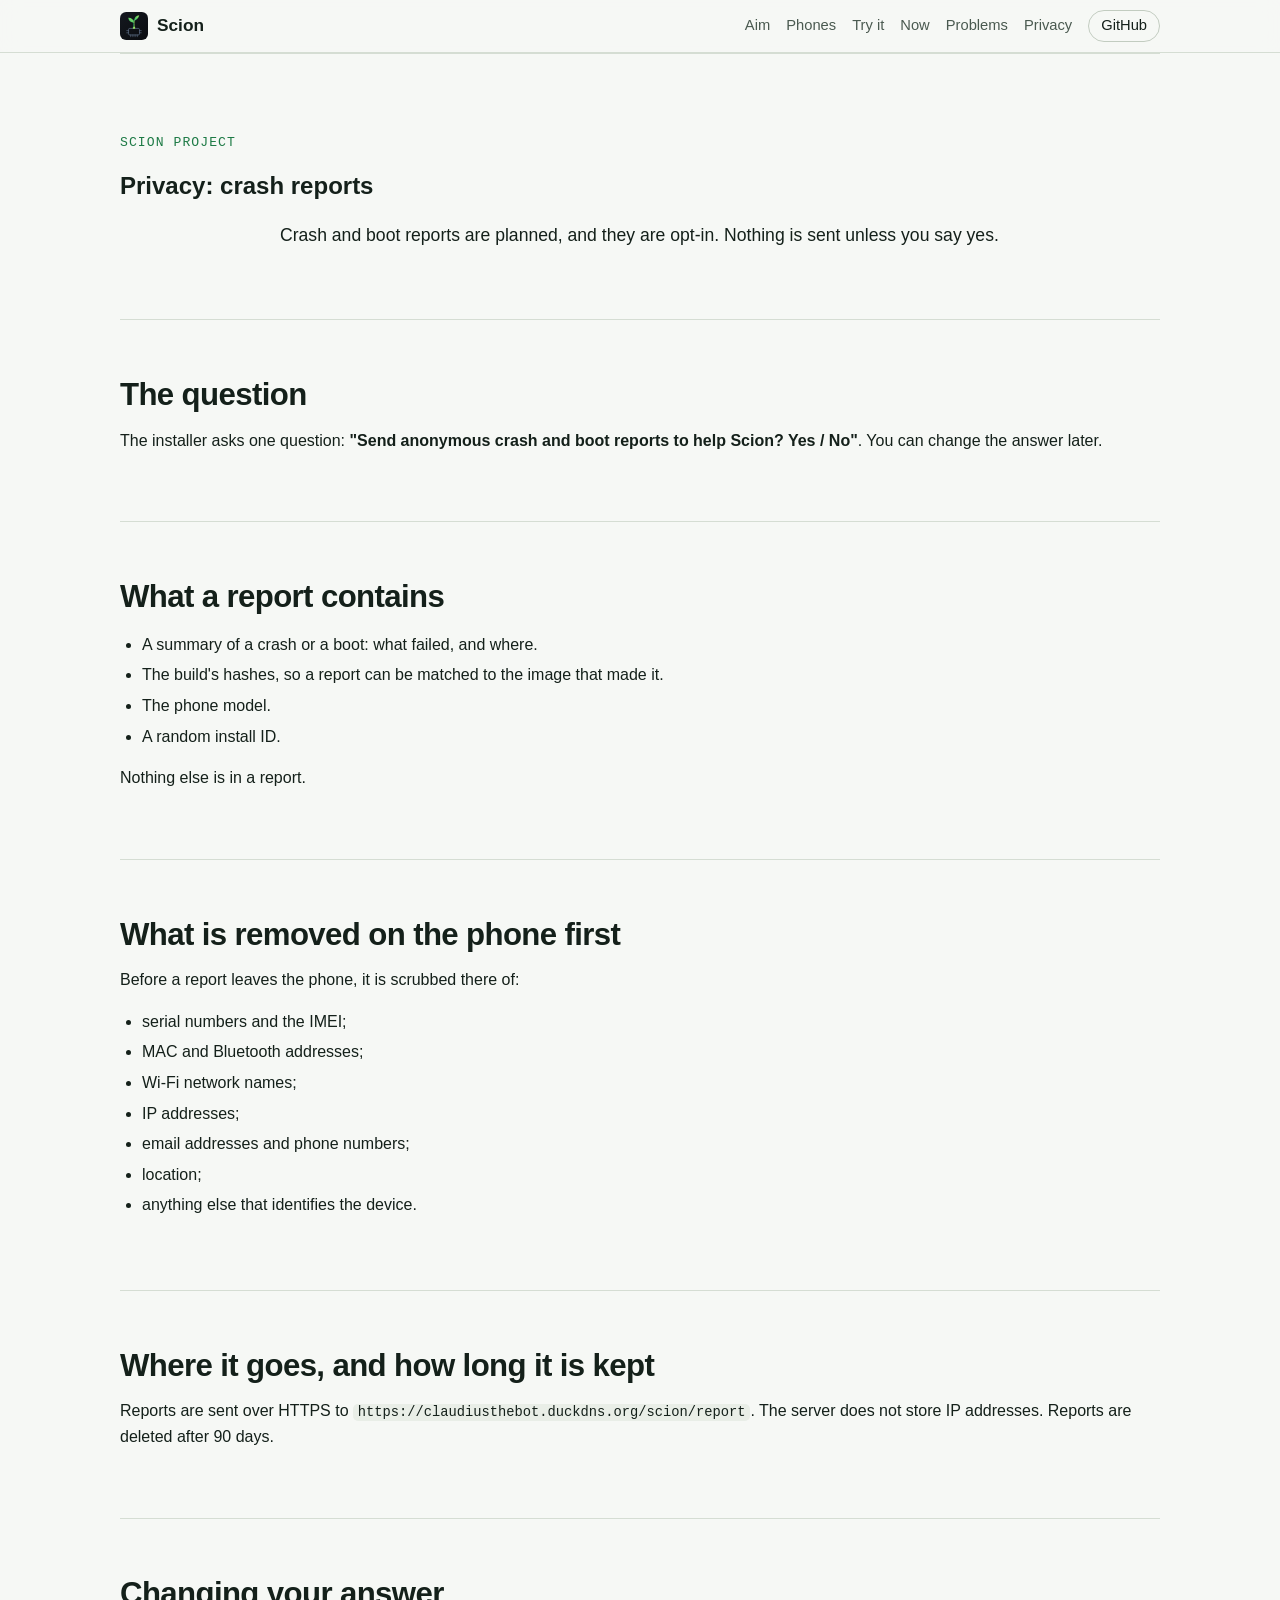
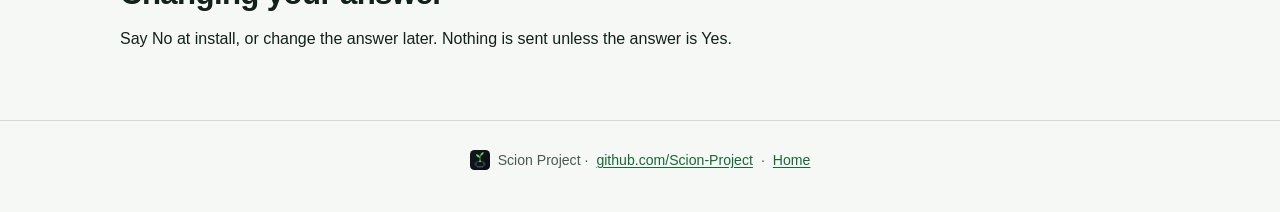
<file: privacy.html>
<!doctype html>
<!-- SPDX-License-Identifier: MIT-0 -->
<html lang="en">
<head>
<meta charset="utf-8">
<meta name="viewport" content="width=device-width,initial-scale=1">
<title>Privacy: crash reports · Scion</title>
<meta name="description" content="What Scion's crash and boot reports would contain, what is removed on the phone before anything is sent, and where it goes. Opt-in, and planned, not yet shipped.">
<meta name="color-scheme" content="light dark">
<meta name="theme-color" content="#f6f8f5" media="(prefers-color-scheme: light)">
<meta name="theme-color" content="#0b0e12" media="(prefers-color-scheme: dark)">
<link rel="icon" href="logo.svg" type="image/svg+xml">
<link rel="stylesheet" href="style.css">
</head>
<body>

<a class="skip" href="#main">Skip to the content</a>

<header class="top">
  <div class="top-in">
    <a class="brand" href="index.html"><img src="logo.svg" alt="" width="28" height="28"><span>Scion</span></a>
    <nav aria-label="Sections">
      <a href="index.html#aim">Aim</a>
      <a href="index.html#phones">Phones</a>
      <a href="index.html#try">Try it</a>
      <a href="index.html#now">Now</a>
      <a href="index.html#problems">Problems</a>
      <a href="privacy.html" aria-current="page">Privacy</a>
      <a class="gh" href="https://github.com/Scion-Project">GitHub</a>
    </nav>
  </div>
</header>

<main id="main">

<section aria-labelledby="privacy-title">
  <p class="eyebrow">Scion Project</p>
  <h1 id="privacy-title">Privacy: crash reports</h1>
  <p class="lede">Crash and boot reports are planned, and they are opt-in. Nothing is sent unless you say yes.</p>
</section>

<section aria-labelledby="ask-title">
  <h2 id="ask-title">The question</h2>
  <p>The installer asks one question: <b>"Send anonymous crash and boot reports to help Scion? Yes / No"</b>. You can change the answer later.</p>
</section>

<section aria-labelledby="contains-title">
  <h2 id="contains-title">What a report contains</h2>
  <ul>
    <li>A summary of a crash or a boot: what failed, and where.</li>
    <li>The build's hashes, so a report can be matched to the image that made it.</li>
    <li>The phone model.</li>
    <li>A random install ID.</li>
  </ul>
  <p>Nothing else is in a report.</p>
</section>

<section aria-labelledby="scrub-title">
  <h2 id="scrub-title">What is removed on the phone first</h2>
  <p>Before a report leaves the phone, it is scrubbed there of:</p>
  <ul>
    <li>serial numbers and the IMEI;</li>
    <li>MAC and Bluetooth addresses;</li>
    <li>Wi-Fi network names;</li>
    <li>IP addresses;</li>
    <li>email addresses and phone numbers;</li>
    <li>location;</li>
    <li>anything else that identifies the device.</li>
  </ul>
</section>

<section aria-labelledby="where-title">
  <h2 id="where-title">Where it goes, and how long it is kept</h2>
  <p>Reports are sent over HTTPS to <code>https://claudiusthebot.duckdns.org/scion/report</code>. The server does not store IP addresses. Reports are deleted after 90 days.</p>
</section>

<section aria-labelledby="change-title">
  <h2 id="change-title">Changing your answer</h2>
  <p>Say No at install, or change the answer later. Nothing is sent unless the answer is Yes.</p>
</section>

</main>

<footer>
  <img src="logo.svg" alt="" width="20" height="20"> Scion Project · <a href="https://github.com/Scion-Project">github.com/Scion-Project</a> · <a href="index.html">Home</a>
</footer>

</body>
</html>
</file>
<file: style.css>
/* SPDX-License-Identifier: MIT-0 */
/* Light by default, dark when the reader's system asks for it. System fonts only; nothing is fetched. */
:root{
  --bg:#f6f8f5;--bg2:#eef2ec;--card:#ffffff;--line:#d5ddd3;--line2:#c2ccc0;
  --text:#14201a;--mute:#4a5a50;--accent:#1d7a45;--accent2:#2f9e5a;--link:#17673a;
  --seen-bg:#dff3e5;--seen-fg:#11552c;--seen-bd:#9fd3b0;
  --built-bg:#fbefd2;--built-fg:#6b4800;--built-bd:#e3c27a;
  --none-bg:#eceeed;--none-fg:#3d4642;--none-bd:#c3c9c6;
  --code:#e9eee7;--pre:#13191f;--pre-fg:#d8eadc;
  --callout-bg:#fdf6e3;--callout-bd:#e6cf96;--callout-fg:#4a3a12;
  --mono:ui-monospace,SFMono-Regular,Menlo,Consolas,"Liberation Mono",monospace;
  --sans:-apple-system,BlinkMacSystemFont,"Segoe UI",Roboto,"Helvetica Neue",Arial,sans-serif;
  color-scheme:light dark;
}
@media (prefers-color-scheme:dark){
  :root{
    --bg:#0b0e12;--bg2:#10151b;--card:#131920;--line:#232c37;--line2:#2f3a47;
    --text:#e6ebf1;--mute:#a3afbd;--accent:#4cc47f;--accent2:#9be15d;--link:#8fdc9f;
    --seen-bg:#123222;--seen-fg:#9df0bb;--seen-bd:#24603d;
    --built-bg:#35290d;--built-fg:#f5cf7a;--built-bd:#6a5317;
    --none-bg:#1d232b;--none-fg:#c3ccd6;--none-bd:#38424e;
    --code:#1b222c;--pre:#0d1117;--pre-fg:#cfe8d6;
    --callout-bg:#221d10;--callout-bd:#5b4a1f;--callout-fg:#ecdcb4;
  }
}
*{box-sizing:border-box}
html{scroll-behavior:smooth;scroll-padding-top:72px;-webkit-text-size-adjust:100%}
@media (prefers-reduced-motion:reduce){html{scroll-behavior:auto}}
body{margin:0;background:var(--bg);color:var(--text);font:16px/1.6 var(--sans);-webkit-font-smoothing:antialiased}
a{color:var(--link);text-underline-offset:2px}
a:hover{text-decoration-thickness:2px}
:focus-visible{outline:3px solid var(--accent);outline-offset:2px;border-radius:4px}
code{font-family:var(--mono);font-size:.86em;background:var(--code);padding:.08em .35em;border-radius:5px;overflow-wrap:anywhere}
b{font-weight:650}
h1,h2,h3,h4{line-height:1.2}
h2{font-size:clamp(1.5rem,3.4vw,1.95rem);margin:0 0 14px;letter-spacing:-.02em}
h3{font-size:1.12rem;margin:0 0 8px}
h3 small{display:block;color:var(--mute);font-weight:400;font-size:.8rem;font-family:var(--mono);margin-top:4px}
p{margin:0 0 12px}
ul,ol{padding-left:22px}
li{margin:5px 0}

.skip{position:absolute;left:-999px;top:8px;background:var(--card);color:var(--text);padding:8px 12px;border:1px solid var(--line);border-radius:8px;z-index:20}
.skip:focus{left:8px}

.top{position:sticky;top:0;z-index:10;background:color-mix(in srgb,var(--bg) 88%,transparent);backdrop-filter:blur(10px);-webkit-backdrop-filter:blur(10px);border-bottom:1px solid var(--line)}
.top-in{max-width:1080px;margin:0 auto;display:flex;justify-content:space-between;align-items:center;gap:12px;padding:10px 20px}
.brand{display:flex;gap:9px;align-items:center;color:var(--text);font-weight:700;font-size:1.08rem;text-decoration:none}
.top nav{display:flex;gap:4px 16px;flex-wrap:wrap;justify-content:flex-end;font-size:.92rem}
.top nav a{color:var(--mute);text-decoration:none;padding:4px 0}
.top nav a:hover{color:var(--text)}
.top nav .gh{color:var(--text);border:1px solid var(--line2);padding:3px 12px;border-radius:99px}

main{max-width:1080px;margin:0 auto;padding:0 20px}
section{padding:56px 0;border-top:1px solid var(--line)}
section.hero{border-top:0}

.hero{text-align:center;padding:72px 0 52px}
.hero-logo{border-radius:22px;box-shadow:0 10px 40px color-mix(in srgb,var(--accent) 30%,transparent)}
.eyebrow{font-family:var(--mono);font-size:.82rem;letter-spacing:.08em;text-transform:uppercase;color:var(--accent);margin:22px 0 6px}
.hero h1{font-size:clamp(2rem,6vw,3.4rem);line-height:1.08;letter-spacing:-.035em;margin:0 0 20px}
.lede{max-width:720px;margin:0 auto 14px;font-size:1.1rem;color:var(--text)}
.lede.small{font-size:.98rem;color:var(--mute)}
.cta{margin:26px 0 20px;display:flex;gap:10px;justify-content:center;flex-wrap:wrap}
.btn{padding:10px 18px;border-radius:10px;border:1px solid var(--line2);color:var(--text);font-weight:600;background:var(--card);text-decoration:none}
.btn:hover{border-color:var(--accent)}
.btn.primary{background:var(--accent);border-color:var(--accent);color:#fff}
@media (prefers-color-scheme:dark){.btn.primary{color:#06110a}}
.etym{color:var(--mute);font-size:.88rem;margin:0}

.big{font-size:clamp(1.15rem,2.6vw,1.4rem);line-height:1.4;max-width:780px;font-weight:600;letter-spacing:-.01em;margin-bottom:24px}
.cols{display:grid;grid-template-columns:repeat(3,1fr);gap:16px}
.cols.two{grid-template-columns:1fr 1fr}
.cols>div{background:var(--card);border:1px solid var(--line);border-radius:14px;padding:18px 18px 8px}
.src{color:var(--mute);font-size:.8rem;line-height:1.5}
.note{color:var(--mute);font-size:.92rem}

.legend{list-style:none;padding:0;margin:14px 0 24px;display:flex;flex-wrap:wrap;gap:8px 22px;font-size:.92rem;color:var(--mute)}
.legend li{margin:0;display:flex;gap:8px;align-items:baseline}
.st{display:inline-block;font-size:.74rem;font-weight:700;line-height:1.3;padding:2px 8px;border-radius:99px;border:1px solid;white-space:nowrap;margin:1px 4px 1px 0;letter-spacing:.01em}
.st::before{margin-right:4px;font-weight:800}
.st.seen{background:var(--seen-bg);color:var(--seen-fg);border-color:var(--seen-bd)}
.st.seen::before{content:"\2713"}
.st.built{background:var(--built-bg);color:var(--built-fg);border-color:var(--built-bd)}
.st.built::before{content:"\25D0"}
.st.none{background:var(--none-bg);color:var(--none-fg);border-color:var(--none-bd)}
.st.none::before{content:"\2013"}

.phone{background:var(--card);border:1px solid var(--line);border-radius:16px;padding:22px;margin:18px 0}
.phone-head p{color:var(--mute);margin-bottom:10px}
.pair{display:grid;grid-template-columns:1fr 1fr;gap:18px}
.pair .phone{margin:0}
.plain{list-style:none;padding:0;margin:8px 0 12px}
.plain li{margin:8px 0}
.links{display:flex;gap:6px 18px;flex-wrap:wrap;font-weight:600;font-size:.93rem;margin:6px 0 0}

.table-wrap{overflow-x:auto;margin:6px 0 14px;border:1px solid var(--line);border-radius:12px}
table{border-collapse:collapse;width:100%;font-size:.92rem}
caption{text-align:left;font-weight:600;padding:10px 14px;color:var(--mute);font-size:.85rem;background:var(--bg2);border-bottom:1px solid var(--line)}
th,td{text-align:left;vertical-align:top;padding:10px 14px;border-bottom:1px solid var(--line)}
tbody tr:last-child th,tbody tr:last-child td{border-bottom:0}
thead th{font-size:.8rem;text-transform:uppercase;letter-spacing:.05em;color:var(--mute);background:var(--bg2)}
tbody th{font-weight:600;width:22%}
table.status td{width:39%}
table.compare tbody th{width:20%}
@media (max-width:720px){
  table.status,table.status tbody,table.status tr,table.status th,table.status td{display:block;width:auto}
  table.status caption{display:block}
  table.status thead{position:absolute;left:-9999px}
  table.status tr{padding:10px 14px;border-bottom:1px solid var(--line)}
  table.status tbody tr:last-child{border-bottom:0}
  table.status tbody th,table.status td{padding:2px 0;border:0}
  table.status tbody th{font-size:.98rem;margin-bottom:4px}
  table.status td::before{display:block;font-size:.72rem;text-transform:uppercase;letter-spacing:.06em;color:var(--mute);margin-top:6px}
  #s9-cap~tbody td:nth-of-type(1)::before{content:"iOS 16.5"}
  #s9-cap~tbody td:nth-of-type(2)::before{content:"iOS 27"}
}

.callout{background:var(--callout-bg);border:1px solid var(--callout-bd);color:var(--callout-fg);border-radius:12px;padding:14px 18px;margin:12px 0 22px}
.ways{display:grid;grid-template-columns:repeat(2,1fr);gap:16px;align-items:start}
.way{background:var(--card);border:1px solid var(--line);border-radius:14px;padding:20px}
.way:first-child{grid-column:span 2}
.steps{padding-left:22px}
.steps li{margin:12px 0}
.steps li::marker{color:var(--accent);font-weight:700}
pre{background:var(--pre);border-radius:10px;padding:12px 14px;overflow-x:auto;margin:10px 0 8px}
pre code{background:none;padding:0;font-size:.82rem;color:var(--pre-fg);overflow-wrap:normal}
.sub-h{margin-top:34px}

.chains{display:grid;grid-template-columns:1fr;gap:14px}
.chain-label{font-family:var(--mono);font-size:.8rem;color:var(--accent);margin:0 0 6px;font-weight:700}
.chain{list-style:none;padding:0;margin:0;display:grid;grid-auto-flow:column;grid-auto-columns:1fr;gap:10px;counter-reset:c}
.chain li{margin:0;background:var(--card);border:1px solid var(--line);border-radius:12px;padding:12px 14px;position:relative;counter-increment:c}
.chain li:not(:last-child)::after{content:"\2192";position:absolute;right:-11px;top:50%;transform:translateY(-50%);color:var(--accent);font-weight:700;z-index:1}
.chain b{display:block}
.chain span{color:var(--mute);font-size:.84rem;line-height:1.45;display:block}

.cards{list-style:none;padding:0;margin:0;display:grid;grid-template-columns:repeat(3,1fr);gap:16px}
.cards li{margin:0;background:var(--card);border:1px solid var(--line);border-radius:14px;padding:18px 18px 8px}

.repos,.credits{list-style:none;padding:0;margin:18px 0 30px;display:grid;grid-template-columns:repeat(auto-fill,minmax(290px,1fr));gap:12px}
.repos li,.credits li{margin:0}
.repos a,.credits a,.credits li>b{display:block}
.repos a,.credits li{background:var(--card);border:1px solid var(--line);border-radius:12px;padding:13px 15px;color:var(--text);text-decoration:none;height:100%}
.credits a{color:var(--text);text-decoration:none}
.repos a:hover,.credits a:hover b{color:var(--accent)}
.repos b{display:block;font-family:var(--mono);font-size:.92rem;color:var(--link)}
.credits b{display:block;color:var(--link)}
.repos span,.credits span{display:block;color:var(--mute);font-size:.86rem;margin-top:2px}
.drivers{display:grid;grid-template-columns:repeat(auto-fill,minmax(230px,1fr));gap:12px;margin:14px 0}
.drivers div{background:var(--card);border:1px solid var(--line);border-radius:12px;padding:12px 14px}
.drivers h4{margin:0 0 8px;font-size:.78rem;text-transform:uppercase;letter-spacing:.06em;color:var(--mute)}
.drivers a{display:inline-block;font-family:var(--mono);font-size:.8rem;margin:3px 6px 3px 0;padding:2px 8px;border-radius:6px;background:var(--bg2);color:var(--text);text-decoration:none}
.drivers a:hover{color:var(--accent)}

.timeline{list-style:none;padding:0;margin:16px 0 0;border-left:2px solid var(--line2)}
.timeline li{position:relative;padding:0 0 18px 20px;margin:0}
.timeline li::before{content:"";position:absolute;left:-7px;top:7px;width:12px;height:12px;border-radius:50%;background:var(--accent);box-shadow:0 0 0 4px var(--bg)}
.timeline time{display:block;font-family:var(--mono);font-size:.8rem;color:var(--accent);font-weight:700}

details{background:var(--card);border:1px solid var(--line);border-radius:12px;padding:12px 16px;margin:10px 0}
details summary{cursor:pointer;font-weight:600}
details p{color:var(--mute);margin:10px 0 2px}

.legal p{color:var(--mute);max-width:820px}
footer{text-align:center;color:var(--mute);font-size:.88rem;padding:28px 20px 40px;border-top:1px solid var(--line);display:flex;gap:8px;justify-content:center;align-items:center;flex-wrap:wrap}

@media (max-width:900px){
  .cols,.cards,.ways{grid-template-columns:1fr}
  .way:first-child{grid-column:auto}
  .pair,.cols.two{grid-template-columns:1fr}
  .chain{grid-auto-flow:row}
  .chain li:not(:last-child)::after{content:"\2193";right:auto;left:22px;top:auto;bottom:-15px;transform:none}
}
@media (max-width:640px){
  .top nav a:not(.gh){display:none}
  section{padding:42px 0}
  .hero{padding:44px 0 36px}
  .hero h1 br{display:none}
  .phone{padding:16px}
}
@media print{.top{position:static}.btn,.cta{display:none}}

/* Beginner install path */
.start .lead-in{font-size:1.08rem;max-width:760px}
.need,.box{background:var(--card);border:1px solid var(--line);border-radius:14px;padding:16px 20px;margin:16px 0}
.need h3,.box h3,.help h3{margin-top:0}
.five{list-style:none;padding:0;margin:20px 0;counter-reset:five}
.five>li{counter-increment:five;position:relative;background:var(--card);border:1px solid var(--line);border-radius:14px;padding:16px 20px 16px 64px;margin:12px 0}
.five>li::before{content:counter(five);position:absolute;left:18px;top:16px;width:32px;height:32px;border-radius:50%;background:var(--accent);color:#fff;font-weight:700;display:flex;align-items:center;justify-content:center}
@media (prefers-color-scheme:dark){.five>li::before{color:#06110a}}
.five h3{margin:0 0 6px}
.two{display:grid;grid-template-columns:1fr 1fr;gap:16px}
.help ol{padding-left:22px}
.start pre{overflow-x:auto}
@media (max-width:640px){.two{grid-template-columns:1fr}.five>li{padding:14px 14px 14px 54px}.five>li::before{left:12px}}
</file>
